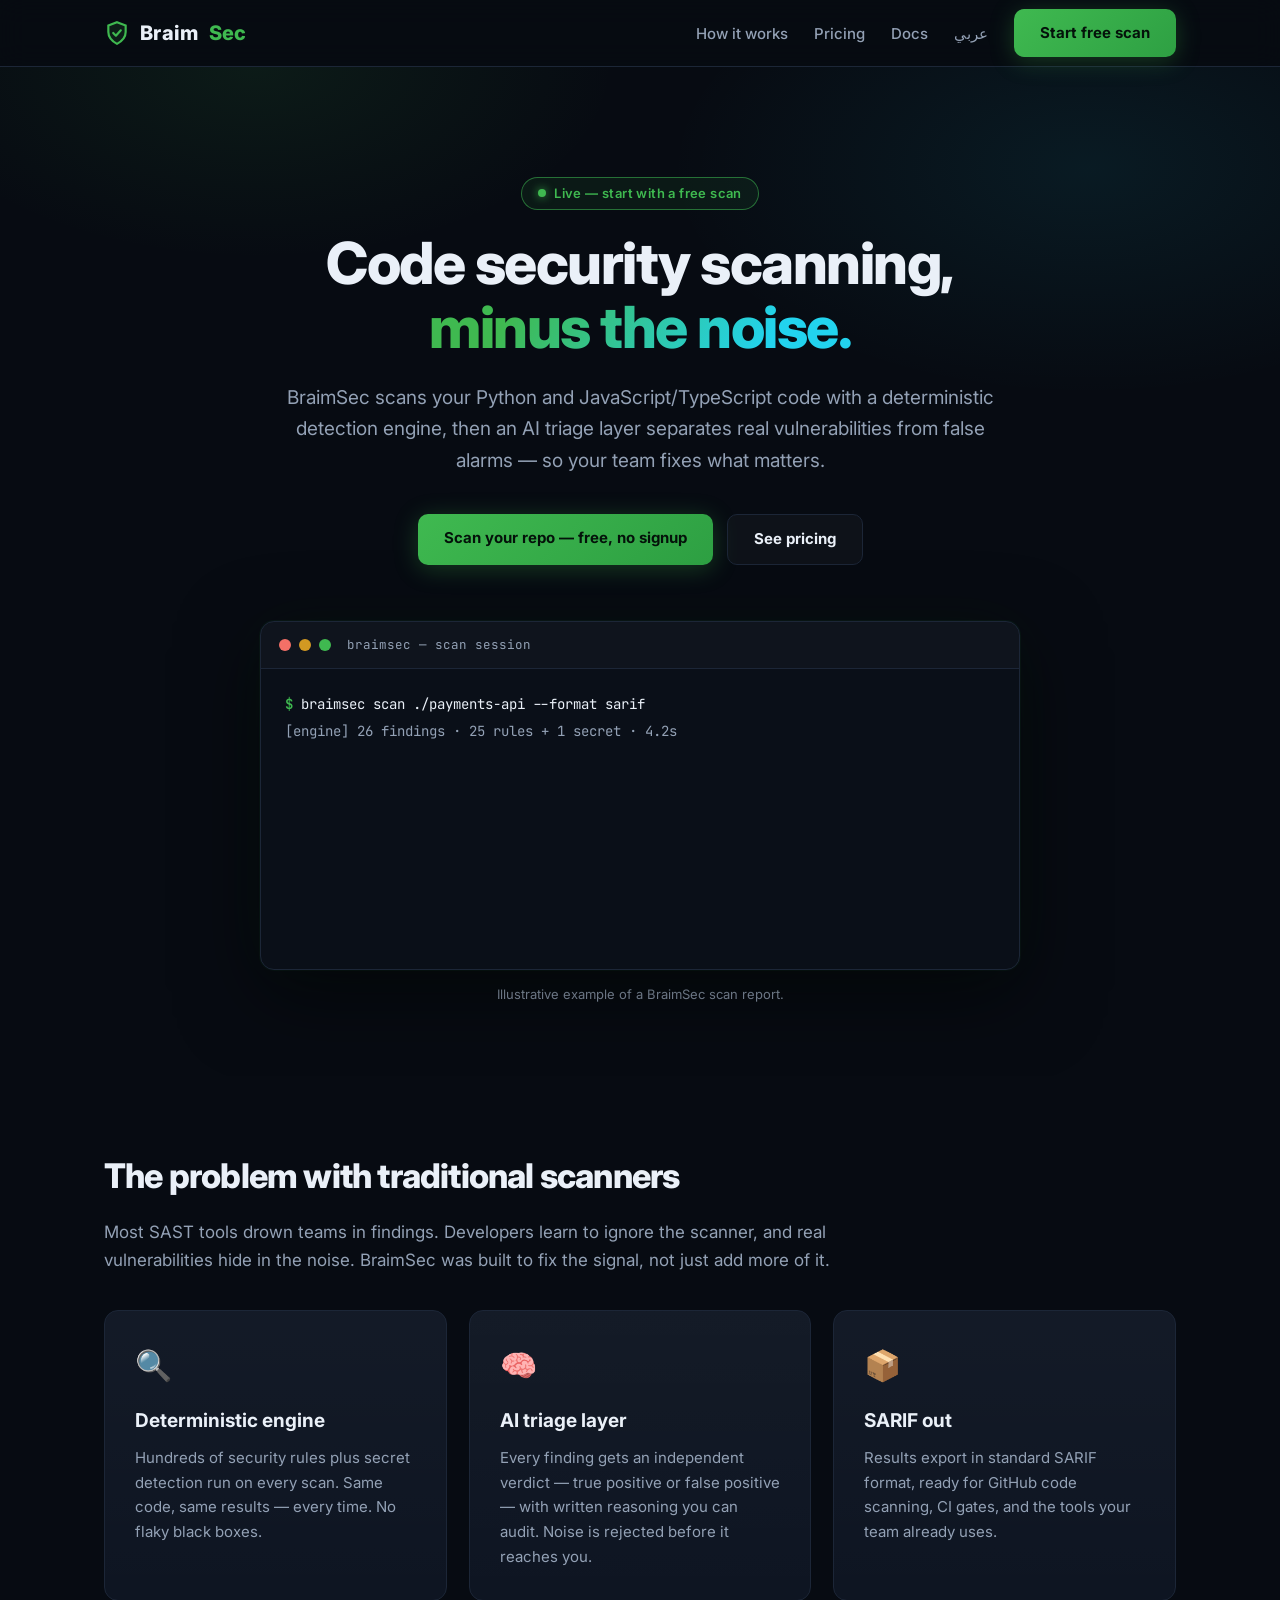
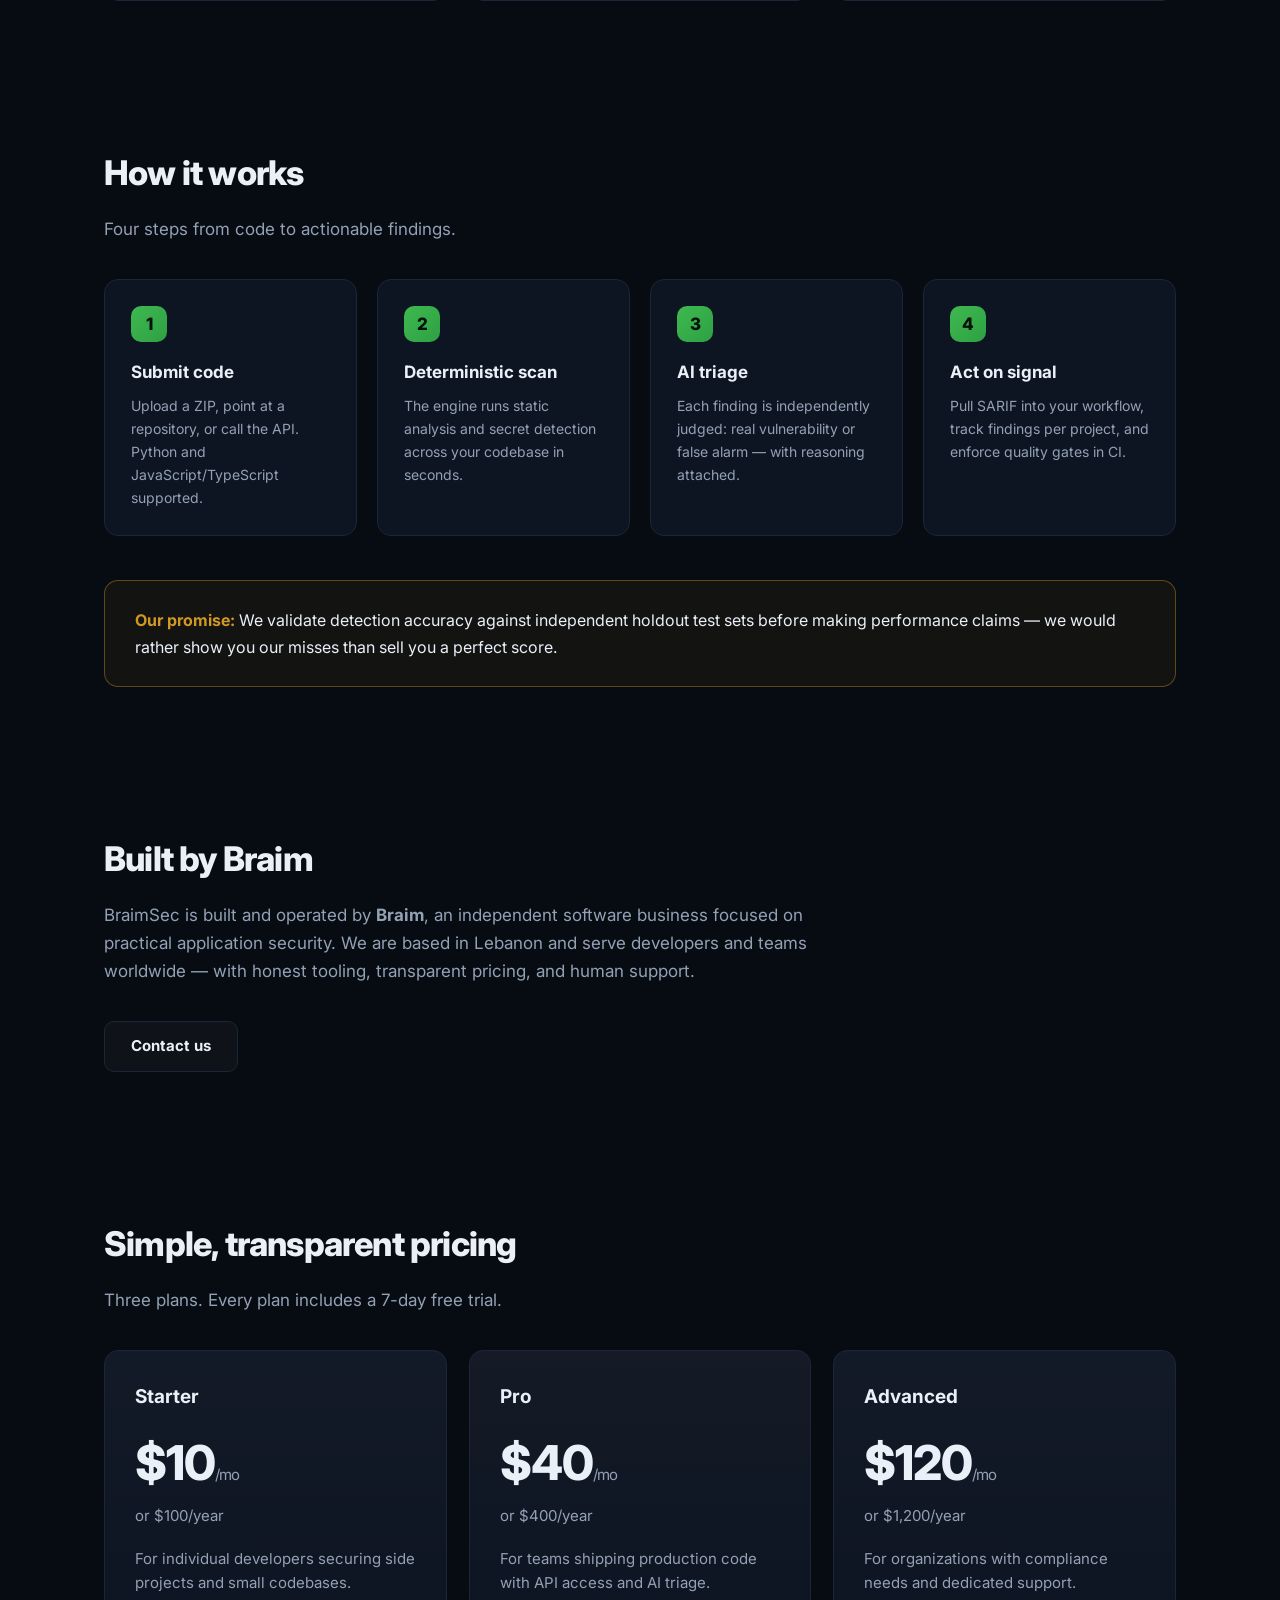
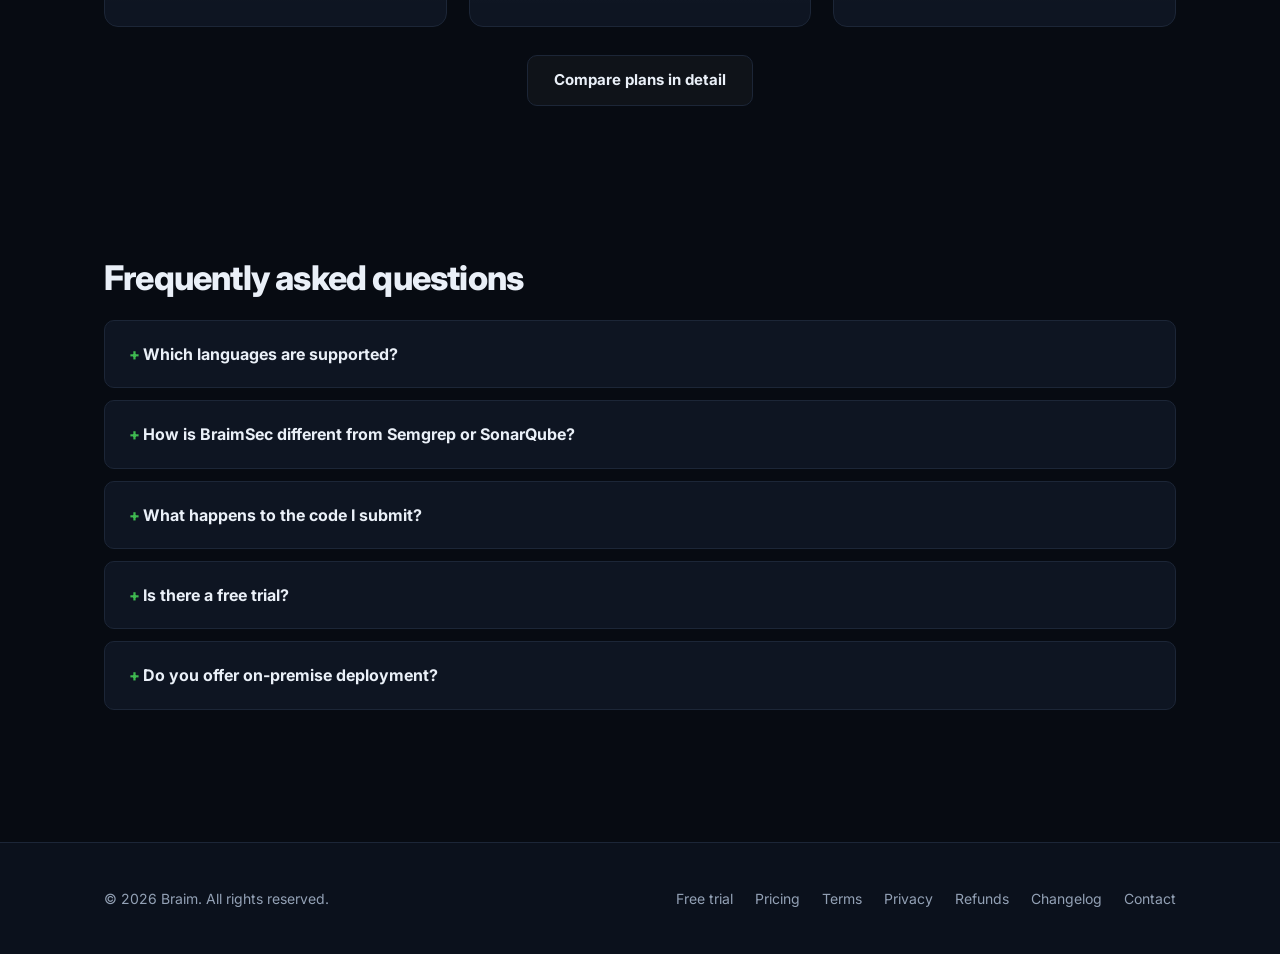
<file: index.html>
<!DOCTYPE html>
<html lang="en">
<head>
<meta charset="UTF-8">
<meta name="viewport" content="width=device-width, initial-scale=1.0">
<meta name="theme-color" content="#070b12">
<title>BraimSec — Code security scanning, minus the noise</title>
<meta name="description" content="BraimSec scans Python and JavaScript/TypeScript code with a deterministic engine, then an AI triage layer separates real vulnerabilities from false alarms.">
<meta property="og:title" content="BraimSec — Code security scanning, minus the noise.">
<meta property="og:description" content="BraimSec scans Python and JavaScript/TypeScript code with a deterministic engine, then an AI triage layer separates real vulnerabilities from false alarms.">
<meta property="og:type" content="website">
<meta property="og:url" content="https://braimsec.world/">
<meta name="twitter:card" content="summary">

<link rel="stylesheet" href="assets/style.css">
<link rel="icon" type="image/svg+xml" href="assets/favicon.svg">
<!-- Userpilot onboarding v2 (deferred: never blocks page rendering) -->
<script>
window.userpilotSettings = { token: "NX-5ad48127" };
window.addEventListener("load", function() {
  var s = document.createElement("script");
  s.src = "https://js.userpilot.io/sdk/latest.js";
  s.async = true;
  document.head.appendChild(s);
});
</script>
</head>
<body>
<nav>
  <div class="wrap">
    <a class="brand" href="index.html">
      <svg width="26" height="26" viewBox="0 0 24 24" fill="none" aria-hidden="true"><path d="M12 2l8 3v6c0 5-3.5 8.5-8 11-4.5-2.5-8-6-8-11V5l8-3z" stroke="#3fb950" stroke-width="2" fill="rgba(63,185,80,.12)"/><path d="M8.5 12l2.5 2.5 4.5-5" stroke="#3fb950" stroke-width="2" fill="none" stroke-linecap="round" stroke-linejoin="round"/></svg>
      Braim<span>Sec</span>
    </a>
    <ul>
      <li><a href="index.html#how">How it works</a></li>
      <li><a href="pricing.html">Pricing</a></li>
      <li><a href="docs.html">Docs</a></li>
      <li><a href="ar/index.html">عربي</a></li>
      <li><a class="btn" href="https://api.braimsec.world/trial"><span class="full">Start free scan</span><span class="short">Start free</span></a></li>
    </ul>
  </div>
</nav>

<header class="hero">
  <div class="wrap">
    <span class="badge badge-live rise">Live — start with a free scan</span>
    <h1 class="rise rise-1">Code security scanning,<br><span class="grad">minus the noise.</span></h1>
    <p class="sub rise rise-2">BraimSec scans your Python and JavaScript/TypeScript code with a deterministic detection engine, then an AI triage layer separates real vulnerabilities from false alarms — so your team fixes what matters.</p>
    <div class="cta rise rise-3">
      <a class="btn" href="https://api.braimsec.world/trial">Scan your repo — free, no signup</a>
      <a class="btn btn-ghost" href="pricing.html">See pricing</a>
    </div>

    <div class="terminal rise rise-3">
      <div class="term-bar"><i></i><i></i><i></i><span>braimsec — scan session</span></div>
      <div class="term-body" id="term"></div>
    </div>
    <p class="term-note">Illustrative example of a BraimSec scan report.</p>
  </div>
</header>

<section class="block">
  <div class="wrap">
    <h2>The problem with traditional scanners</h2>
    <p class="lead">Most SAST tools drown teams in findings. Developers learn to ignore the scanner, and real vulnerabilities hide in the noise. BraimSec was built to fix the signal, not just add more of it.</p>
    <div class="grid3">
      <div class="card">
        <span class="icon">🔍</span>
        <h3>Deterministic engine</h3>
        <p>Hundreds of security rules plus secret detection run on every scan. Same code, same results — every time. No flaky black boxes.</p>
      </div>
      <div class="card">
        <span class="icon">🧠</span>
        <h3>AI triage layer</h3>
        <p>Every finding gets an independent verdict — true positive or false positive — with written reasoning you can audit. Noise is rejected before it reaches you.</p>
      </div>
      <div class="card">
        <span class="icon">📦</span>
        <h3>SARIF out</h3>
        <p>Results export in standard SARIF format, ready for GitHub code scanning, CI gates, and the tools your team already uses.</p>
      </div>
    </div>
  </div>
</section>

<section class="block" id="how">
  <div class="wrap">
    <h2>How it works</h2>
    <p class="lead">Four steps from code to actionable findings.</p>
    <div class="steps">
      <div class="step">
        <h3>Submit code</h3>
        <p>Upload a ZIP, point at a repository, or call the API. Python and JavaScript/TypeScript supported.</p>
      </div>
      <div class="step">
        <h3>Deterministic scan</h3>
        <p>The engine runs static analysis and secret detection across your codebase in seconds.</p>
      </div>
      <div class="step">
        <h3>AI triage</h3>
        <p>Each finding is independently judged: real vulnerability or false alarm — with reasoning attached.</p>
      </div>
      <div class="step">
        <h3>Act on signal</h3>
        <p>Pull SARIF into your workflow, track findings per project, and enforce quality gates in CI.</p>
      </div>
    </div>
    <div class="honest">
      <strong>Our promise:</strong> We validate detection accuracy against independent holdout test sets before making performance claims — we would rather show you our misses than sell you a perfect score.
    </div>
  </div>
</section>

<section class="block">
  <div class="wrap">
    <h2>Built by Braim</h2>
    <p class="lead">BraimSec is built and operated by <strong>Braim</strong>, an independent software business focused on practical application security. We are based in Lebanon and serve developers and teams worldwide — with honest tooling, transparent pricing, and human support.</p>
    <p><a class="btn btn-ghost" href="mailto:support@braimsec.world">Contact us</a></p>
  </div>
</section>

<section class="block">
  <div class="wrap">
    <h2>Simple, transparent pricing</h2>
    <p class="lead">Three plans. Every plan includes a 7-day free trial.</p>
    <div class="grid3">
      <div class="card">
        <h3>Starter</h3>
        <div class="price">$10<small>/mo</small></div>
        <p class="per">or $100/year</p>
        <p>For individual developers securing side projects and small codebases.</p>
      </div>
      <div class="card">
        <h3>Pro</h3>
        <div class="price">$40<small>/mo</small></div>
        <p class="per">or $400/year</p>
        <p>For teams shipping production code with API access and AI triage.</p>
      </div>
      <div class="card">
        <h3>Advanced</h3>
        <div class="price">$120<small>/mo</small></div>
        <p class="per">or $1,200/year</p>
        <p>For organizations with compliance needs and dedicated support.</p>
      </div>
    </div>
    <p style="text-align:center; margin-top:28px;"><a class="btn btn-ghost" href="pricing.html">Compare plans in detail</a></p>
  </div>
</section>

<section class="block">
  <div class="wrap">
    <h2>Frequently asked questions</h2>
    <div class="faq">
      <details>
        <summary>Which languages are supported?</summary>
        <p>Python and JavaScript/TypeScript today. More languages are on the roadmap as we validate each one properly.</p>
      </details>
      <details>
        <summary>How is BraimSec different from Semgrep or SonarQube?</summary>
        <p>We build on proven detection engines and add an AI triage layer whose only job is killing false positives — with a written verdict per finding. The goal is fewer, better findings, not more findings.</p>
      </details>
      <details>
        <summary>What happens to the code I submit?</summary>
        <p>Your code is processed solely to run your scans. We do not use customer code to train machine learning models. See our <a href="privacy.html">Privacy Policy</a>.</p>
      </details>
      <details>
        <summary>Is there a free trial?</summary>
        <p>Yes — every plan includes a 7-day free trial. See <a href="pricing.html">pricing</a> and our <a href="refunds.html">Refund Policy</a>.</p>
      </details>
      <details>
        <summary>Do you offer on-premise deployment?</summary>
        <p>On-premise is on the roadmap for enterprise customers. <a href="mailto:support@braimsec.world?subject=On-premise%20inquiry">Talk to us</a> if you need it.</p>
      </details>
    </div>
  </div>
</section>

<footer>
  <div class="wrap">
    <p>© 2026 Braim. All rights reserved.</p>
    <div class="links">
      <a href="https://api.braimsec.world/trial">Free trial</a>
      <a href="pricing.html">Pricing</a>
      <a href="terms.html">Terms</a>
      <a href="privacy.html">Privacy</a>
      <a href="refunds.html">Refunds</a>
      <a href="changelog.html">Changelog</a>
      <a href="mailto:support@braimsec.world">Contact</a>
    </div>
  </div>
</footer>

<script>
(function () {
  var lines = [
    { t: 'braimsec scan ./payments-api --format sarif', c: 't-cmd', type: true },
    { t: '[engine]  26 findings · 25 rules + 1 secret · 4.2s', c: 't-dim' },
    { t: '[triage]  judging each finding independently…', c: 't-dim' },
    { t: '  ✓  pickle.loads() on user input .......... ', c: 't-ok', v: ['TRUE POSITIVE  0.99', 't-verdict-tp'] },
    { t: '  ✓  shell command built from URL param .... ', c: 't-ok', v: ['TRUE POSITIVE  0.96', 't-verdict-tp'] },
    { t: '  ✗  demo exploit script (no real sink) ..... ', c: 't-no', v: ['false positive', 't-verdict-fp'] },
    { t: '  ✗  missing SRI on static CDN script ...... ', c: 't-no', v: ['false positive', 't-verdict-fp'] },
    { t: '[triage]  2 real vulnerabilities · 24 rejected noise', c: 't-hi' },
    { t: '[done]    report.sarif written — ready for CI', c: 't-dim' }
  ];
  var el = document.getElementById('term');
  var li = 0;
  function nextLine() {
    if (li >= lines.length) {
      var cur = document.createElement('div');
      cur.innerHTML = '<span class="t-cmd"></span><span class="cursor"></span>';
      el.appendChild(cur);
      return;
    }
    var L = lines[li++];
    var div = document.createElement('div');
    el.appendChild(div);
    if (L.type) {
      var i = 0, span = document.createElement('span');
      span.className = L.c; div.appendChild(span);
      (function tick() {
        span.textContent = L.t.slice(0, ++i);
        if (i < L.t.length) setTimeout(tick, 28);
        else setTimeout(nextLine, 220);
      })();
    } else {
      var s = document.createElement('span');
      s.className = L.c; s.textContent = L.t; div.appendChild(s);
      if (L.v) {
        var vs = document.createElement('span');
        vs.className = L.v[1]; vs.textContent = L.v[0]; div.appendChild(vs);
      }
      setTimeout(nextLine, L.c === 't-dim' ? 320 : 520);
    }
  }
  setTimeout(nextLine, 600);
})();
</script>
</body>
</html>
</file>
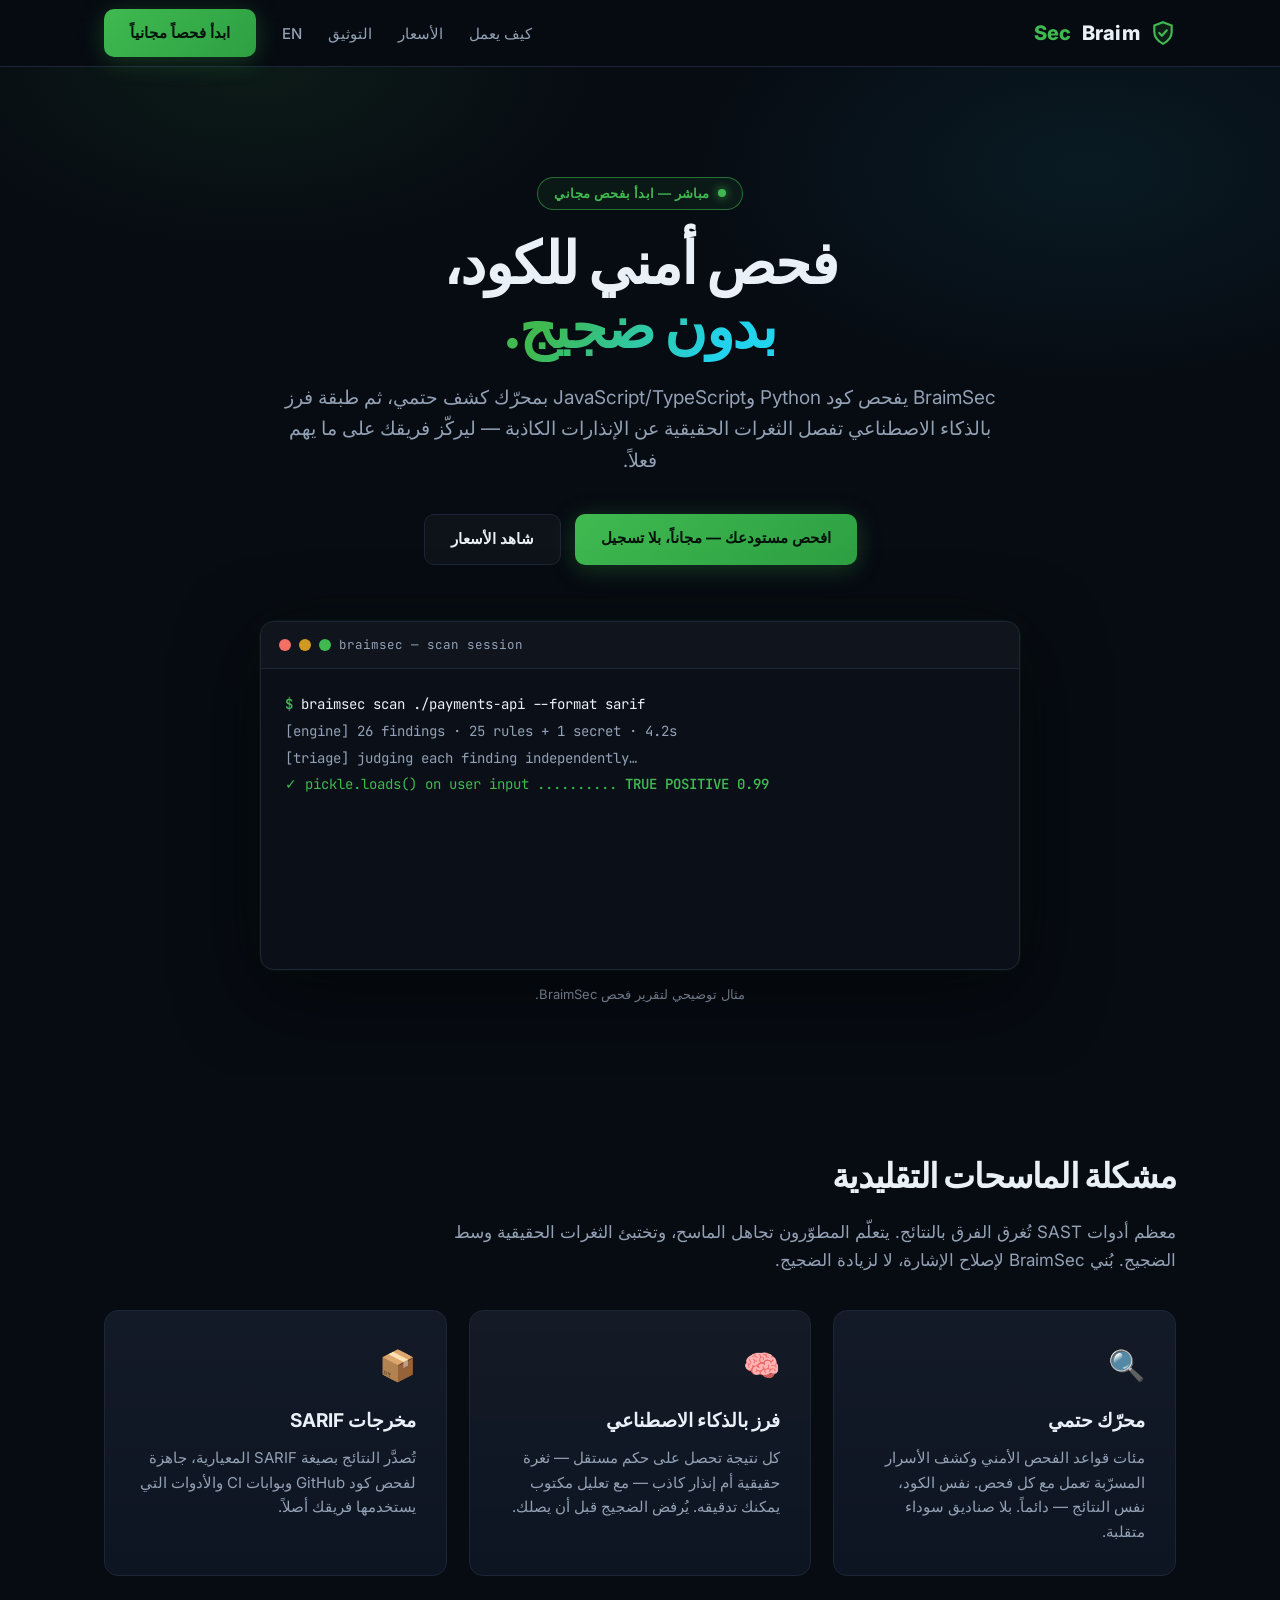
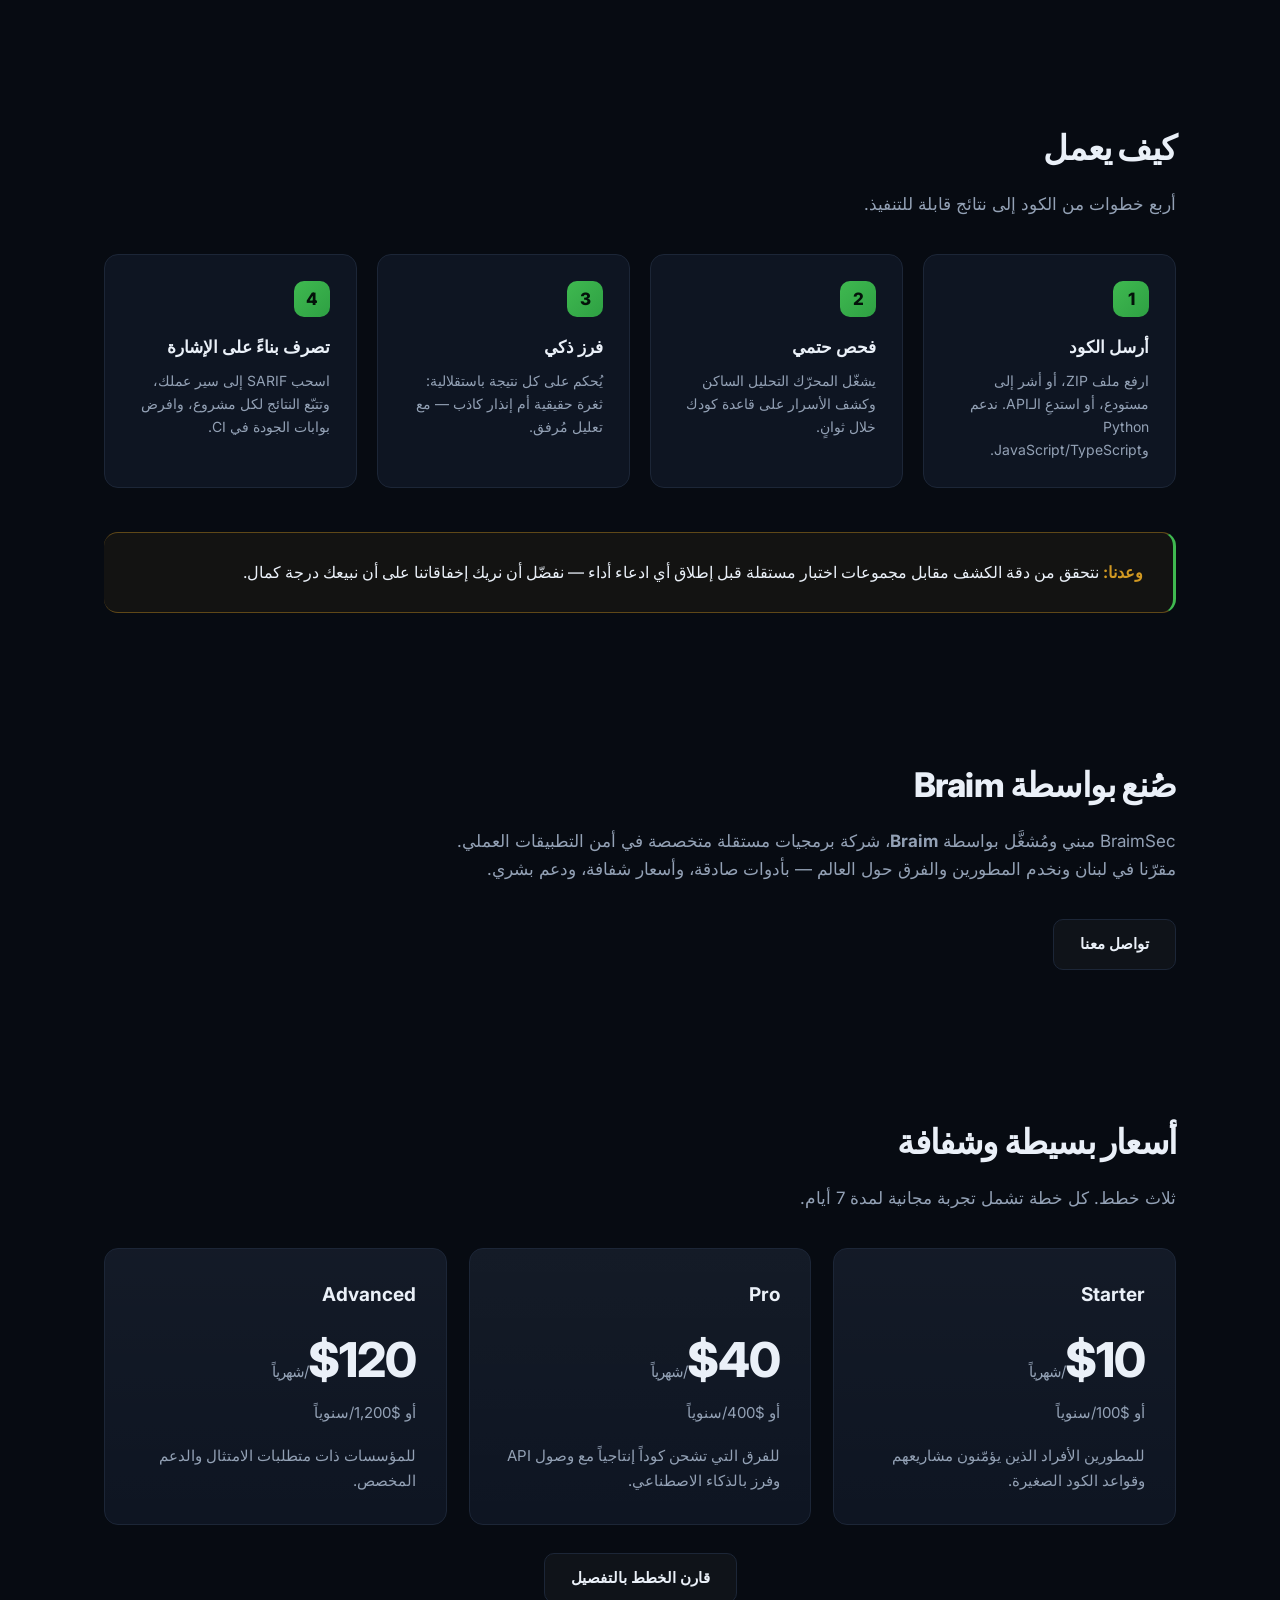
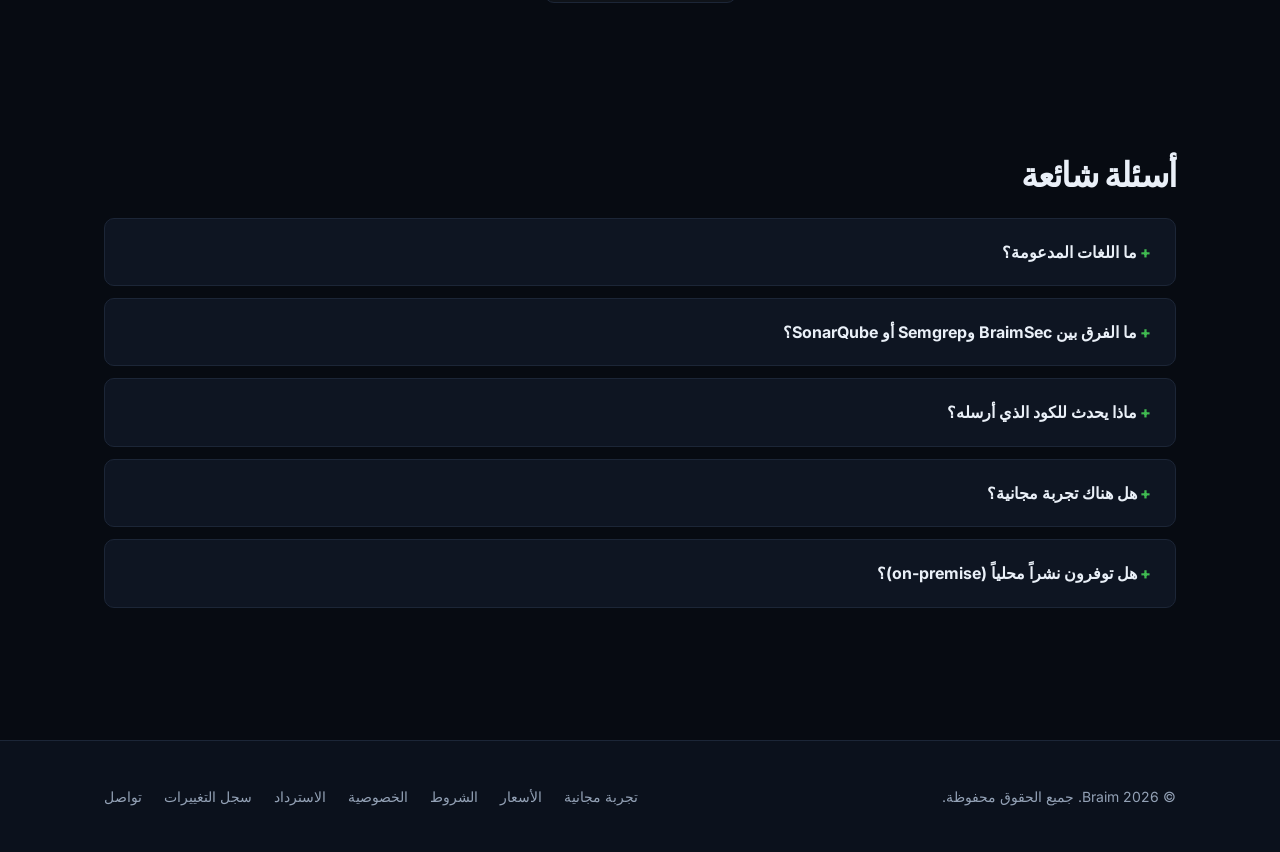
<file: ar/index.html>
<!DOCTYPE html>
<html lang="ar" dir="rtl">
<head>
<meta charset="UTF-8">
<meta name="viewport" content="width=device-width, initial-scale=1.0">
<meta name="theme-color" content="#070b12">
<title>BraimSec — فحص أمني للكود، بدون ضجيج</title>
<meta name="description" content="BraimSec يفحص كود Python وJavaScript/TypeScript بمحرّك كشف حتمي، ثم طبقة فرز بالذكاء الاصطناعي تفصل الثغرات الحقيقية عن الإنذارات الكاذبة.">
<meta property="og:title" content="BraimSec — فحص أمني للكود، بدون ضجيج.">
<meta property="og:description" content="BraimSec يفحص كود Python وJavaScript/TypeScript بمحرّك كشف حتمي، ثم طبقة فرز بالذكاء الاصطناعي تفصل الثغرات الحقيقية عن الإنذارات الكاذبة.">
<meta property="og:type" content="website">
<meta property="og:url" content="https://braimsec.world/ar/">
<meta name="twitter:card" content="summary">

<link rel="stylesheet" href="../assets/style.css">
<link rel="stylesheet" href="rtl.css">
<link rel="icon" type="image/svg+xml" href="../assets/favicon.svg">
<!-- Userpilot onboarding v2 (deferred: never blocks page rendering) -->
<script>
window.userpilotSettings = { token: "NX-5ad48127" };
window.addEventListener("load", function() {
  var s = document.createElement("script");
  s.src = "https://js.userpilot.io/sdk/latest.js";
  s.async = true;
  document.head.appendChild(s);
});
</script>
</head>
<body>
<nav>
  <div class="wrap">
    <a class="brand" href="index.html">
      <svg width="26" height="26" viewBox="0 0 24 24" fill="none" aria-hidden="true"><path d="M12 2l8 3v6c0 5-3.5 8.5-8 11-4.5-2.5-8-6-8-11V5l8-3z" stroke="#3fb950" stroke-width="2" fill="rgba(63,185,80,.12)"/><path d="M8.5 12l2.5 2.5 4.5-5" stroke="#3fb950" stroke-width="2" fill="none" stroke-linecap="round" stroke-linejoin="round"/></svg>
      Braim<span>Sec</span>
    </a>
    <ul>
      <li><a href="index.html#how">كيف يعمل</a></li>
      <li><a href="pricing.html">الأسعار</a></li>
      <li><a href="../docs.html">التوثيق</a></li>
      <li><a href="../index.html">EN</a></li>
      <li><a class="btn" href="https://api.braimsec.world/trial"><span class="full">ابدأ فحصاً مجانياً</span><span class="short">فحص مجاني</span></a></li>
    </ul>
  </div>
</nav>

<header class="hero">
  <div class="wrap">
    <span class="badge badge-live rise">مباشر — ابدأ بفحص مجاني</span>
    <h1 class="rise rise-1">فحص أمني للكود،<br><span class="grad">بدون ضجيج.</span></h1>
    <p class="sub rise rise-2">BraimSec يفحص كود Python وJavaScript/TypeScript بمحرّك كشف حتمي، ثم طبقة فرز بالذكاء الاصطناعي تفصل الثغرات الحقيقية عن الإنذارات الكاذبة — ليركّز فريقك على ما يهم فعلاً.</p>
    <div class="cta rise rise-3">
      <a class="btn" href="https://api.braimsec.world/trial">افحص مستودعك — مجاناً، بلا تسجيل</a>
      <a class="btn btn-ghost" href="pricing.html">شاهد الأسعار</a>
    </div>

    <div class="terminal rise rise-3">
      <div class="term-bar"><i></i><i></i><i></i><span>braimsec — scan session</span></div>
      <div class="term-body" id="term"></div>
    </div>
    <p class="term-note">مثال توضيحي لتقرير فحص BraimSec.</p>
  </div>
</header>

<section class="block">
  <div class="wrap">
    <h2>مشكلة الماسحات التقليدية</h2>
    <p class="lead">معظم أدوات SAST تُغرق الفرق بالنتائج. يتعلّم المطوّرون تجاهل الماسح، وتختبئ الثغرات الحقيقية وسط الضجيج. بُني BraimSec لإصلاح الإشارة، لا لزيادة الضجيج.</p>
    <div class="grid3">
      <div class="card">
        <span class="icon">🔍</span>
        <h3>محرّك حتمي</h3>
        <p>مئات قواعد الفحص الأمني وكشف الأسرار المسرّبة تعمل مع كل فحص. نفس الكود، نفس النتائج — دائماً. بلا صناديق سوداء متقلبة.</p>
      </div>
      <div class="card">
        <span class="icon">🧠</span>
        <h3>فرز بالذكاء الاصطناعي</h3>
        <p>كل نتيجة تحصل على حكم مستقل — ثغرة حقيقية أم إنذار كاذب — مع تعليل مكتوب يمكنك تدقيقه. يُرفض الضجيج قبل أن يصلك.</p>
      </div>
      <div class="card">
        <span class="icon">📦</span>
        <h3>مخرجات SARIF</h3>
        <p>تُصدَّر النتائج بصيغة SARIF المعيارية، جاهزة لفحص كود GitHub وبوابات CI والأدوات التي يستخدمها فريقك أصلاً.</p>
      </div>
    </div>
  </div>
</section>

<section class="block" id="how">
  <div class="wrap">
    <h2>كيف يعمل</h2>
    <p class="lead">أربع خطوات من الكود إلى نتائج قابلة للتنفيذ.</p>
    <div class="steps">
      <div class="step">
        <h3>أرسل الكود</h3>
        <p>ارفع ملف ZIP، أو أشر إلى مستودع، أو استدعِ الـAPI. ندعم Python وJavaScript/TypeScript.</p>
      </div>
      <div class="step">
        <h3>فحص حتمي</h3>
        <p>يشغّل المحرّك التحليل الساكن وكشف الأسرار على قاعدة كودك خلال ثوانٍ.</p>
      </div>
      <div class="step">
        <h3>فرز ذكي</h3>
        <p>يُحكم على كل نتيجة باستقلالية: ثغرة حقيقية أم إنذار كاذب — مع تعليل مُرفق.</p>
      </div>
      <div class="step">
        <h3>تصرف بناءً على الإشارة</h3>
        <p>اسحب SARIF إلى سير عملك، وتتبّع النتائج لكل مشروع، وافرض بوابات الجودة في CI.</p>
      </div>
    </div>
    <div class="honest">
      <strong>وعدنا:</strong> نتحقق من دقة الكشف مقابل مجموعات اختبار مستقلة قبل إطلاق أي ادعاء أداء — نفضّل أن نريك إخفاقاتنا على أن نبيعك درجة كمال.
    </div>
  </div>
</section>

<section class="block">
  <div class="wrap">
    <h2>صُنع بواسطة Braim</h2>
    <p class="lead">BraimSec مبني ومُشغَّل بواسطة <strong>Braim</strong>، شركة برمجيات مستقلة متخصصة في أمن التطبيقات العملي. مقرّنا في لبنان ونخدم المطورين والفرق حول العالم — بأدوات صادقة، وأسعار شفافة، ودعم بشري.</p>
    <p><a class="btn btn-ghost" href="mailto:support@braimsec.world">تواصل معنا</a></p>
  </div>
</section>

<section class="block">
  <div class="wrap">
    <h2>أسعار بسيطة وشفافة</h2>
    <p class="lead">ثلاث خطط. كل خطة تشمل تجربة مجانية لمدة 7 أيام.</p>
    <div class="grid3">
      <div class="card">
        <h3>Starter</h3>
        <div class="price">$10<small>/شهرياً</small></div>
        <p class="per">أو $100/سنوياً</p>
        <p>للمطورين الأفراد الذين يؤمّنون مشاريعهم وقواعد الكود الصغيرة.</p>
      </div>
      <div class="card">
        <h3>Pro</h3>
        <div class="price">$40<small>/شهرياً</small></div>
        <p class="per">أو $400/سنوياً</p>
        <p>للفرق التي تشحن كوداً إنتاجياً مع وصول API وفرز بالذكاء الاصطناعي.</p>
      </div>
      <div class="card">
        <h3>Advanced</h3>
        <div class="price">$120<small>/شهرياً</small></div>
        <p class="per">أو $1,200/سنوياً</p>
        <p>للمؤسسات ذات متطلبات الامتثال والدعم المخصص.</p>
      </div>
    </div>
    <p style="text-align:center; margin-top:28px;"><a class="btn btn-ghost" href="pricing.html">قارن الخطط بالتفصيل</a></p>
  </div>
</section>

<section class="block">
  <div class="wrap">
    <h2>أسئلة شائعة</h2>
    <div class="faq">
      <details>
        <summary>ما اللغات المدعومة؟</summary>
        <p>Python وJavaScript/TypeScript حالياً. المزيد من اللغات على خارطة الطريق كلما تحققنا من كل لغة كما يجب.</p>
      </details>
      <details>
        <summary>ما الفرق بين BraimSec وSemgrep أو SonarQube؟</summary>
        <p>نبني على محركات كشف مُثبتة ونضيف طبقة فرز بالذكاء الاصطناعي مهمتها الوحيدة قتل الإنذارات الكاذبة — مع حكم مكتوب لكل نتيجة. الهدف نتائج أقل وأفضل، لا نتائج أكثر.</p>
      </details>
      <details>
        <summary>ماذا يحدث للكود الذي أرسله؟</summary>
        <p>يُعالَج كودك فقط لتشغيل فحوصاتك. لا نستخدم كود العملاء لتدريب نماذج تعلم الآلة. راجع <a href="../privacy.html">سياسة الخصوصية</a>.</p>
      </details>
      <details>
        <summary>هل هناك تجربة مجانية؟</summary>
        <p>نعم — كل خطة تشمل تجربة مجانية لمدة 7 أيام. راجع <a href="pricing.html">الأسعار</a> و<a href="../refunds.html">سياسة الاسترداد</a>.</p>
      </details>
      <details>
        <summary>هل توفرون نشراً محلياً (on-premise)؟</summary>
        <p>النشر المحلي على خارطة الطريق لعملاء المؤسسات. <a href="mailto:support@braimsec.world?subject=On-premise%20inquiry">تحدث معنا</a> إذا كنت تحتاجه.</p>
      </details>
    </div>
  </div>
</section>

<footer>
  <div class="wrap">
    <p>© 2026 Braim. جميع الحقوق محفوظة.</p>
    <div class="links">
      <a href="https://api.braimsec.world/trial">تجربة مجانية</a>
      <a href="pricing.html">الأسعار</a>
      <a href="../terms.html">الشروط</a>
      <a href="../privacy.html">الخصوصية</a>
      <a href="../refunds.html">الاسترداد</a>
      <a href="../changelog.html">سجل التغييرات</a>
      <a href="mailto:support@braimsec.world">تواصل</a>
    </div>
  </div>
</footer>

<script>
(function () {
  var lines = [
    { t: 'braimsec scan ./payments-api --format sarif', c: 't-cmd', type: true },
    { t: '[engine]  26 findings · 25 rules + 1 secret · 4.2s', c: 't-dim' },
    { t: '[triage]  judging each finding independently…', c: 't-dim' },
    { t: '  ✓  pickle.loads() on user input .......... ', c: 't-ok', v: ['TRUE POSITIVE  0.99', 't-verdict-tp'] },
    { t: '  ✓  shell command built from URL param .... ', c: 't-ok', v: ['TRUE POSITIVE  0.96', 't-verdict-tp'] },
    { t: '  ✗  demo exploit script (no real sink) ..... ', c: 't-no', v: ['false positive', 't-verdict-fp'] },
    { t: '  ✗  missing SRI on static CDN script ...... ', c: 't-no', v: ['false positive', 't-verdict-fp'] },
    { t: '[triage]  2 real vulnerabilities · 24 rejected noise', c: 't-hi' },
    { t: '[done]    report.sarif written — ready for CI', c: 't-dim' }
  ];
  var el = document.getElementById('term');
  var li = 0;
  function nextLine() {
    if (li >= lines.length) {
      var cur = document.createElement('div');
      cur.innerHTML = '<span class="t-cmd"></span><span class="cursor"></span>';
      el.appendChild(cur);
      return;
    }
    var L = lines[li++];
    var div = document.createElement('div');
    el.appendChild(div);
    if (L.type) {
      var i = 0, span = document.createElement('span');
      span.className = L.c; div.appendChild(span);
      (function tick() {
        span.textContent = L.t.slice(0, ++i);
        if (i < L.t.length) setTimeout(tick, 28);
        else setTimeout(nextLine, 220);
      })();
    } else {
      var s = document.createElement('span');
      s.className = L.c; s.textContent = L.t; div.appendChild(s);
      if (L.v) {
        var vs = document.createElement('span');
        vs.className = L.v[1]; vs.textContent = L.v[0]; div.appendChild(vs);
      }
      setTimeout(nextLine, L.c === 't-dim' ? 320 : 520);
    }
  }
  setTimeout(nextLine, 600);
})();
</script>
</body>
</html>
</file>
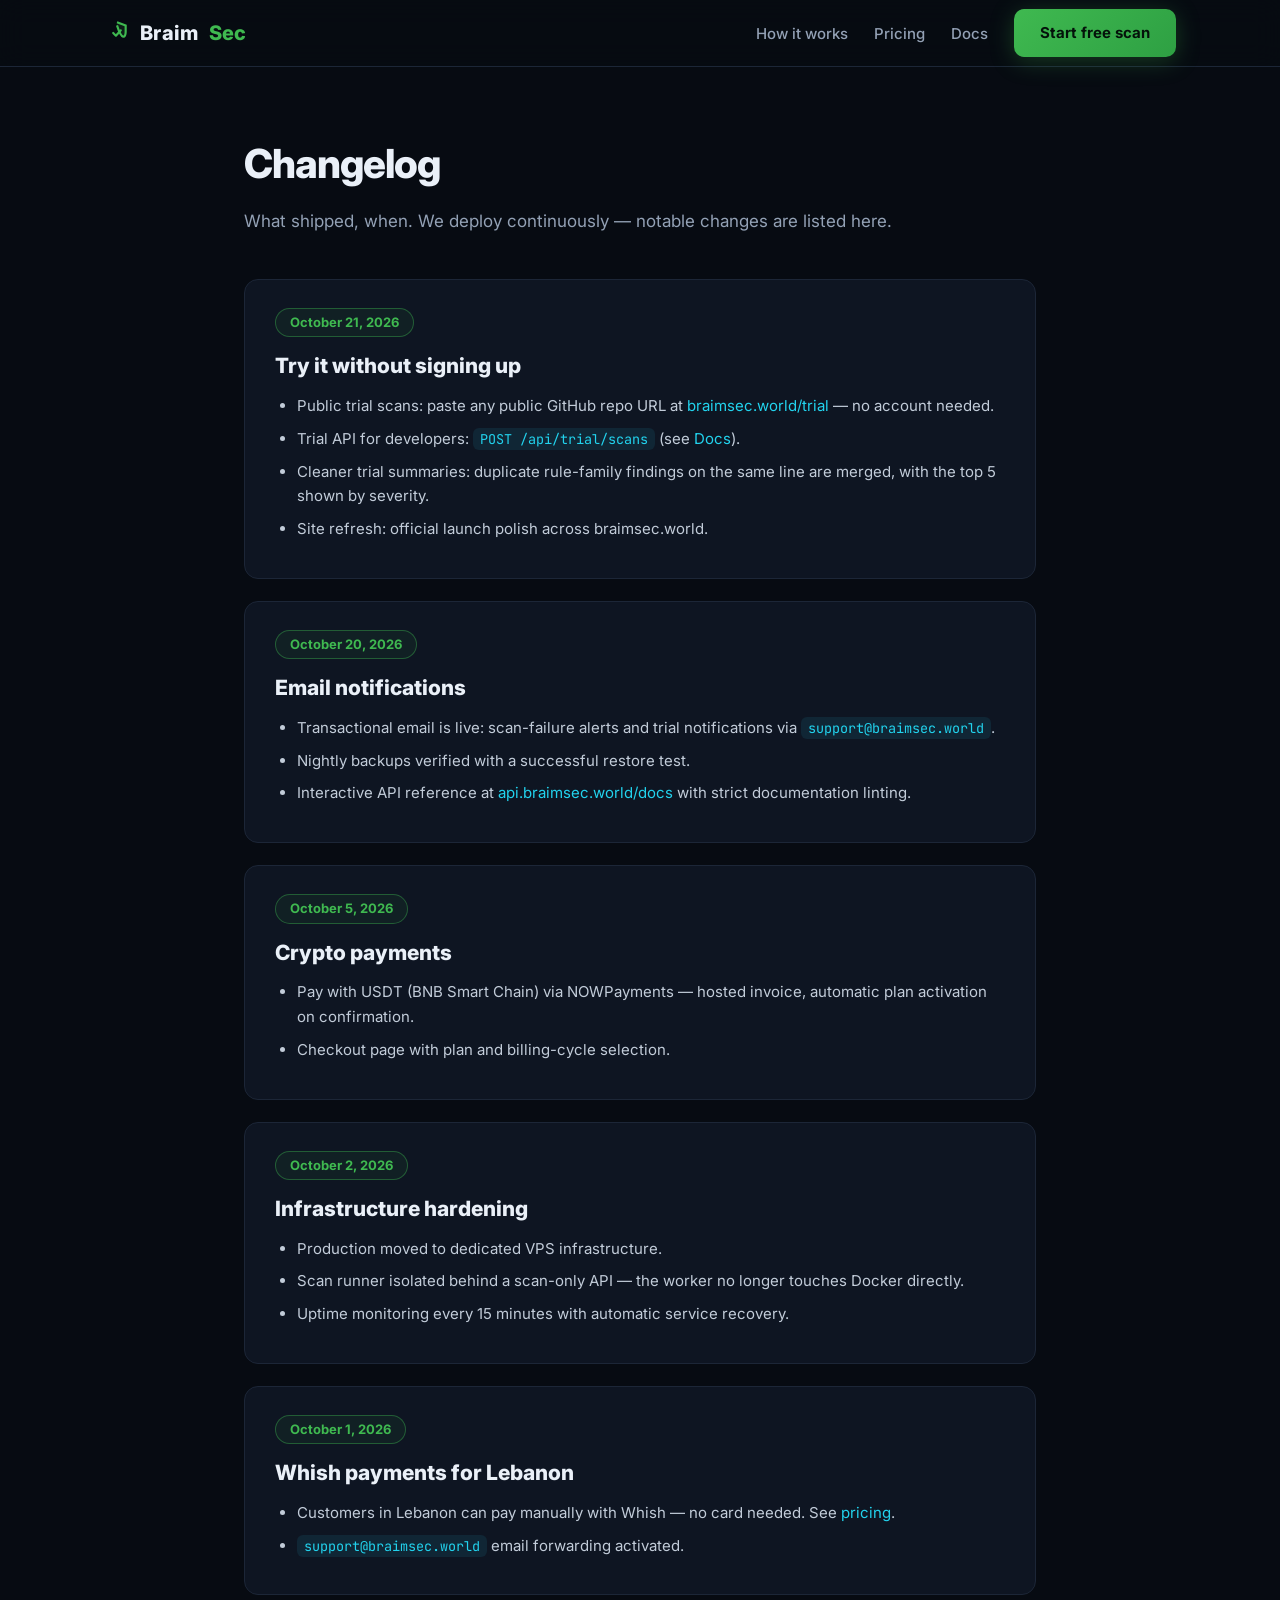
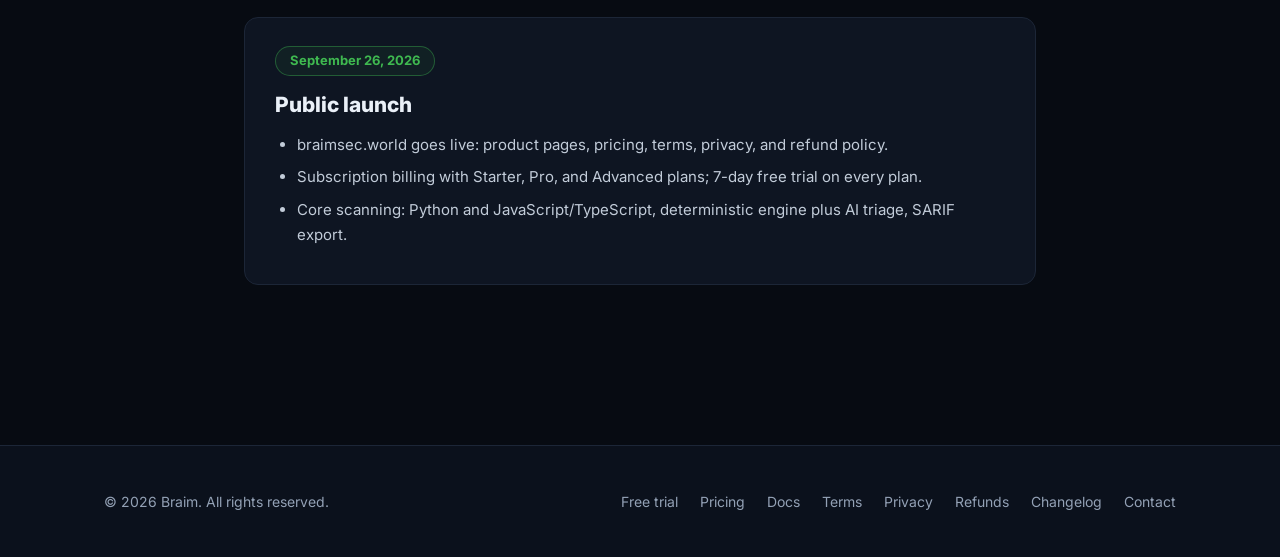
<file: changelog.html>
<!DOCTYPE html>
<html lang="en">
<head>
<meta charset="UTF-8">
<meta name="viewport" content="width=device-width, initial-scale=1.0">
<meta name="theme-color" content="#070b12">
<title>Changelog — BraimSec</title>
<meta name="description" content="BraimSec changelog: what shipped, when.">
<link rel="stylesheet" href="assets/style.css">
<link rel="icon" type="image/svg+xml" href="assets/favicon.svg">
<style>
.changelog { max-width: 840px; margin: 0 auto; padding: 64px 24px 90px; }
.changelog h1 { font-size: 40px; margin-bottom: 10px; letter-spacing: -1px; font-weight: 800; }
.changelog .lead { color: var(--muted); font-size: 17px; margin-bottom: 44px; }
.release { border: 1px solid var(--border); border-radius: var(--radius); background: var(--card); padding: 28px 30px; margin-bottom: 22px; }
.release .date { display: inline-block; font-size: 13px; font-weight: 700; color: var(--accent); border: 1px solid rgba(63,185,80,.4); border-radius: 999px; padding: 3px 14px; margin-bottom: 12px; background: rgba(63,185,80,.07); }
.release h2 { font-size: 21px; margin-bottom: 10px; font-weight: 800; }
.release p, .release li { color: #c2ccd9; font-size: 15px; margin-bottom: 8px; }
.release ul { padding-left: 22px; }
.release code { background: rgba(34,211,238,.09); color: var(--cyan); padding: 2px 7px; border-radius: 6px; font-size: 13.5px; font-family: 'JetBrains Mono', ui-monospace, monospace; }
</style>
</head>
<body>
<nav>
  <div class="wrap">
    <a class="brand" href="index.html">
      <svg width="26" height="26" viewBox="0 0 24 24" fill="none" aria-hidden="true"><path d="M12 2l8 3v6c0 5-3.5 8.5-8-6-8-11V5l8-3z" stroke="#3fb950" stroke-width="2" fill="rgba(63,185,80,.12)"/><path d="M8.5 12l2.5 2.5 4.5-5" stroke="#3fb950" stroke-width="2" fill="none" stroke-linecap="round" stroke-linejoin="round"/></svg>
      Braim<span>Sec</span>
    </a>
    <ul>
      <li><a href="index.html#how">How it works</a></li>
      <li><a href="pricing.html">Pricing</a></li>
      <li><a href="docs.html">Docs</a></li>
      <li><a class="btn" href="https://api.braimsec.world/trial"><span class="full">Start free scan</span><span class="short">Start free</span></a></li>
    </ul>
  </div>
</nav>

<div class="changelog">
  <h1>Changelog</h1>
  <p class="lead">What shipped, when. We deploy continuously — notable changes are listed here.</p>

  <div class="release">
    <span class="date">October 21, 2026</span>
    <h2>Try it without signing up</h2>
    <ul>
      <li>Public trial scans: paste any public GitHub repo URL at <a href="https://api.braimsec.world/trial">braimsec.world/trial</a> — no account needed.</li>
      <li>Trial API for developers: <code>POST /api/trial/scans</code> (see <a href="docs.html">Docs</a>).</li>
      <li>Cleaner trial summaries: duplicate rule-family findings on the same line are merged, with the top 5 shown by severity.</li>
      <li>Site refresh: official launch polish across braimsec.world.</li>
    </ul>
  </div>

  <div class="release">
    <span class="date">October 20, 2026</span>
    <h2>Email notifications</h2>
    <ul>
      <li>Transactional email is live: scan-failure alerts and trial notifications via <code>support@braimsec.world</code>.</li>
      <li>Nightly backups verified with a successful restore test.</li>
      <li>Interactive API reference at <a href="https://api.braimsec.world/docs">api.braimsec.world/docs</a> with strict documentation linting.</li>
    </ul>
  </div>

  <div class="release">
    <span class="date">October 5, 2026</span>
    <h2>Crypto payments</h2>
    <ul>
      <li>Pay with USDT (BNB Smart Chain) via NOWPayments — hosted invoice, automatic plan activation on confirmation.</li>
      <li>Checkout page with plan and billing-cycle selection.</li>
    </ul>
  </div>

  <div class="release">
    <span class="date">October 2, 2026</span>
    <h2>Infrastructure hardening</h2>
    <ul>
      <li>Production moved to dedicated VPS infrastructure.</li>
      <li>Scan runner isolated behind a scan-only API — the worker no longer touches Docker directly.</li>
      <li>Uptime monitoring every 15 minutes with automatic service recovery.</li>
    </ul>
  </div>

  <div class="release">
    <span class="date">October 1, 2026</span>
    <h2>Whish payments for Lebanon</h2>
    <ul>
      <li>Customers in Lebanon can pay manually with Whish — no card needed. See <a href="pricing.html#whish">pricing</a>.</li>
      <li><code>support@braimsec.world</code> email forwarding activated.</li>
    </ul>
  </div>

  <div class="release">
    <span class="date">September 26, 2026</span>
    <h2>Public launch</h2>
    <ul>
      <li>braimsec.world goes live: product pages, pricing, terms, privacy, and refund policy.</li>
      <li>Subscription billing with Starter, Pro, and Advanced plans; 7-day free trial on every plan.</li>
      <li>Core scanning: Python and JavaScript/TypeScript, deterministic engine plus AI triage, SARIF export.</li>
    </ul>
  </div>
</div>

<footer>
  <div class="wrap">
    <p>© 2026 Braim. All rights reserved.</p>
    <div class="links">
      <a href="https://api.braimsec.world/trial">Free trial</a>
      <a href="pricing.html">Pricing</a>
      <a href="docs.html">Docs</a>
      <a href="terms.html">Terms</a>
      <a href="privacy.html">Privacy</a>
      <a href="refunds.html">Refunds</a>
      <a href="changelog.html">Changelog</a>
      <a href="mailto:support@braimsec.world">Contact</a>
    </div>
  </div>
</footer>
</body>
</html>
</file>
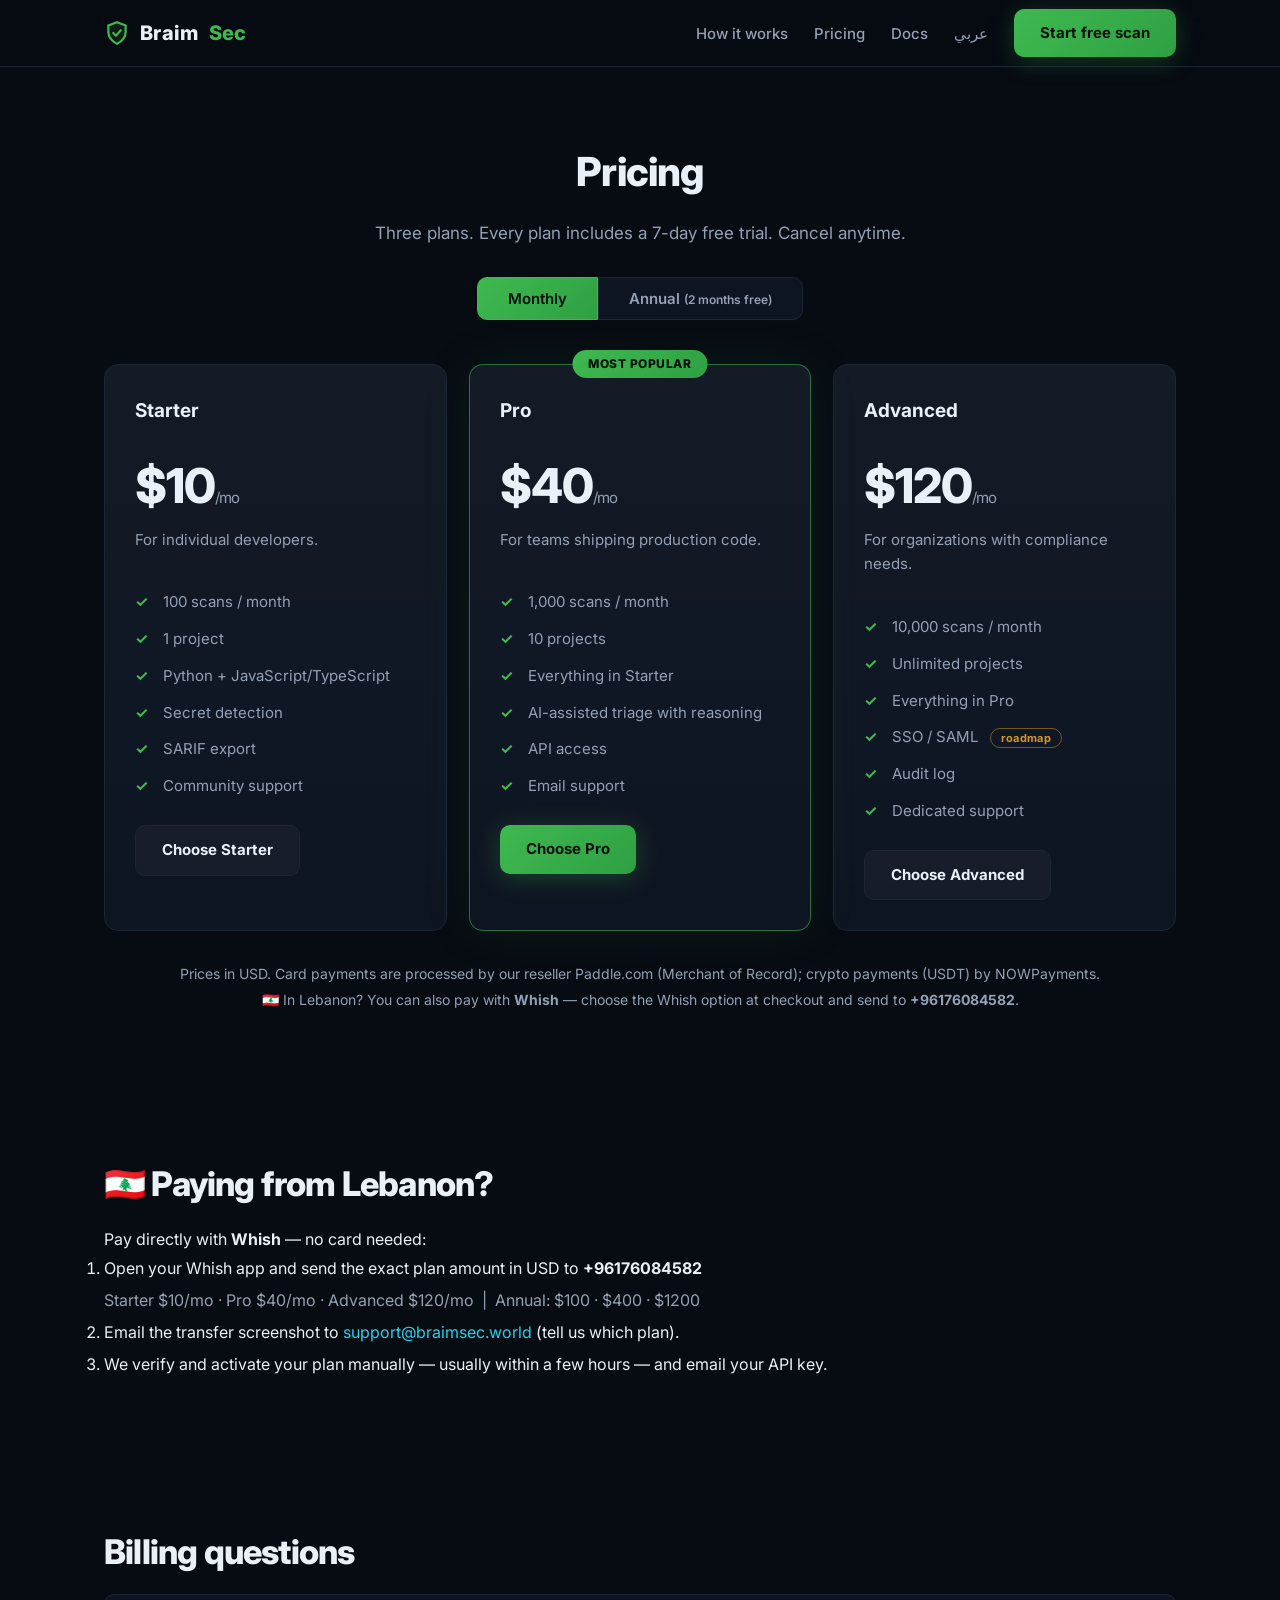
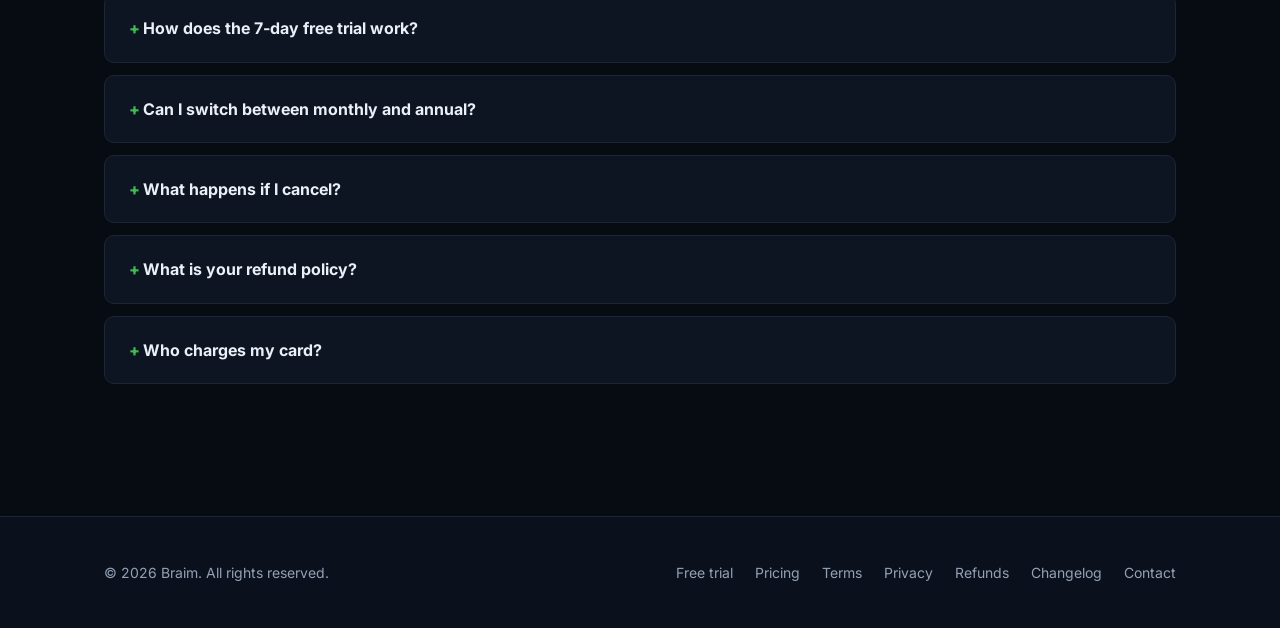
<file: pricing.html>
<!DOCTYPE html>
<html lang="en">
<head>
<meta charset="UTF-8">
<meta name="viewport" content="width=device-width, initial-scale=1.0">
<meta name="theme-color" content="#070b12">
<title>Pricing — BraimSec</title>
<meta name="description" content="BraimSec pricing: Starter $10/mo, Pro $40/mo, Advanced $120/mo. Annual billing available. 7-day free trial on every plan.">
<link rel="stylesheet" href="assets/style.css">
<link rel="icon" type="image/svg+xml" href="assets/favicon.svg">
<!-- Userpilot onboarding (deferred: never blocks page rendering) -->
<script>
window.userpilotSettings = { token: "NX-5ad48127" };
window.addEventListener("load", function() {
  var s = document.createElement("script");
  s.src = "https://js.userpilot.io/sdk/latest.js";
  s.async = true;
  document.head.appendChild(s);
});
</script>
</head>
<body>
<nav>
  <div class="wrap">
    <a class="brand" href="index.html">
      <svg width="26" height="26" viewBox="0 0 24 24" fill="none" aria-hidden="true"><path d="M12 2l8 3v6c0 5-3.5 8.5-8 11-4.5-2.5-8-6-8-11V5l8-3z" stroke="#3fb950" stroke-width="2" fill="rgba(63,185,80,.12)"/><path d="M8.5 12l2.5 2.5 4.5-5" stroke="#3fb950" stroke-width="2" fill="none" stroke-linecap="round" stroke-linejoin="round"/></svg>
      Braim<span>Sec</span>
    </a>
    <ul>
      <li><a href="index.html#how">How it works</a></li>
      <li><a href="pricing.html">Pricing</a></li>
      <li><a href="docs.html">Docs</a></li>
      <li><a href="ar/index.html">عربي</a></li>
      <li><a class="btn" href="https://api.braimsec.world/trial"><span class="full">Start free scan</span><span class="short">Start free</span></a></li>
    </ul>
  </div>
</nav>

<section class="block">
  <div class="wrap">
    <div style="text-align:center;">
      <h2 style="font-size:40px;">Pricing</h2>
      <p class="lead" style="margin:0 auto;">Three plans. Every plan includes a 7-day free trial. Cancel anytime.</p>
    </div>

    <div class="toggle">
      <button id="btn-mo" class="on" onclick="setBilling('mo')">Monthly</button>
      <button id="btn-yr" onclick="setBilling('yr')">Annual <span style="font-size:12px;">(2 months free)</span></button>
    </div>

    <div class="grid3">
      <div class="card price-card">
        <h3>Starter</h3>
        <div class="price"><span class="p-mo">$10</span><span class="p-yr" style="display:none;">$100</span><small class="per-mo">/mo</small><small class="per-yr" style="display:none;">/yr</small></div>
        <p class="per">For individual developers.</p>
        <ul>
          <li>100 scans / month</li>
          <li>1 project</li>
          <li>Python + JavaScript/TypeScript</li>
          <li>Secret detection</li>
          <li>SARIF export</li>
          <li>Community support</li>
        </ul>
        <p style="margin-top:20px;"><a class="btn btn-ghost" id="choose-starter" href="https://api.braimsec.world/checkout.html?plan=starter&cycle=monthly">Choose Starter</a></p>
      </div>

      <div class="card price-card pop">
        <span class="pop-tag">MOST POPULAR</span>
        <h3>Pro</h3>
        <div class="price"><span class="p-mo">$40</span><span class="p-yr" style="display:none;">$400</span><small class="per-mo">/mo</small><small class="per-yr" style="display:none;">/yr</small></div>
        <p class="per">For teams shipping production code.</p>
        <ul>
          <li>1,000 scans / month</li>
          <li>10 projects</li>
          <li>Everything in Starter</li>
          <li>AI-assisted triage with reasoning</li>
          <li>API access</li>
          <li>Email support</li>
        </ul>
        <p style="margin-top:20px;"><a class="btn" id="choose-pro" href="https://api.braimsec.world/checkout.html?plan=pro&cycle=monthly">Choose Pro</a></p>
      </div>

      <div class="card price-card">
        <h3>Advanced</h3>
        <div class="price"><span class="p-mo">$120</span><span class="p-yr" style="display:none;">$1,200</span><small class="per-mo">/mo</small><small class="per-yr" style="display:none;">/yr</small></div>
        <p class="per">For organizations with compliance needs.</p>
        <ul>
          <li>10,000 scans / month</li>
          <li>Unlimited projects</li>
          <li>Everything in Pro</li>
          <li>SSO / SAML <span class="soon">roadmap</span></li>
          <li>Audit log</li>
          <li>Dedicated support</li>
        </ul>
        <p style="margin-top:20px;"><a class="btn btn-ghost" id="choose-advanced" href="https://api.braimsec.world/checkout.html?plan=advanced&cycle=monthly">Choose Advanced</a></p>
      </div>
    </div>

    <p class="note">Prices in USD. Card payments are processed by our reseller Paddle.com (Merchant of Record); crypto payments (USDT) by NOWPayments.<br>🇱🇧 In Lebanon? You can also pay with <b>Whish</b> — choose the Whish option at checkout and send to <b dir="ltr">+96176084582</b>.</p>
  </div>
</section>

<section class="block" id="whish">
  <div class="wrap">
    <h2>🇱🇧 Paying from Lebanon?</h2>
    <p>Pay directly with <b>Whish</b> — no card needed:</p>
    <ol style="line-height:2">
      <li>Open your Whish app and send the exact plan amount in USD to <b dir="ltr">+96176084582</b><br>
        <span class="t-dim">Starter $10/mo · Pro $40/mo · Advanced $120/mo &nbsp;|&nbsp; Annual: $100 · $400 · $1200</span></li>
      <li>Email the transfer screenshot to <a href="mailto:support@braimsec.world">support@braimsec.world</a> (tell us which plan).</li>
      <li>We verify and activate your plan manually — usually within a few hours — and email your API key.</li>
    </ol>
  </div>
</section>

<section class="block">
  <div class="wrap">
    <h2>Billing questions</h2>
    <div class="faq">
      <details>
        <summary>How does the 7-day free trial work?</summary>
        <p>Every plan starts with a 7-day free trial. You can cancel during the trial and you won't be charged. If you don't cancel, billing starts automatically when the trial ends.</p>
      </details>
      <details>
        <summary>Can I switch between monthly and annual?</summary>
        <p>Yes. You can change your billing interval at any time from the customer portal; the change is prorated.</p>
      </details>
      <details>
        <summary>What happens if I cancel?</summary>
        <p>You keep access until the end of your current billing period. Your scan history and projects are preserved, and you can resubscribe anytime.</p>
      </details>
      <details>
        <summary>What is your refund policy?</summary>
        <p>You may request a full refund within 14 days of your purchase, for any reason. Read the full <a href="refunds.html">Refund Policy</a>.</p>
      </details>
      <details>
        <summary>Who charges my card?</summary>
        <p>Paddle.com — our online reseller and Merchant of Record. Paddle handles payment processing, tax calculation, and invoices. See our <a href="terms.html">Terms of Service</a>.</p>
      </details>
    </div>
  </div>
</section>

<footer>
  <div class="wrap">
    <p>© 2026 Braim. All rights reserved.</p>
    <div class="links">
      <a href="https://api.braimsec.world/trial">Free trial</a>
      <a href="pricing.html">Pricing</a>
      <a href="terms.html">Terms</a>
      <a href="privacy.html">Privacy</a>
      <a href="refunds.html">Refunds</a>
      <a href="changelog.html">Changelog</a>
      <a href="mailto:support@braimsec.world">Contact</a>
    </div>
  </div>
</footer>

<script>
function setBilling(mode) {
  var mo = mode === 'mo';
  document.getElementById('btn-mo').className = mo ? 'on' : '';
  document.getElementById('btn-yr').className = mo ? '' : 'on';
  document.querySelectorAll('.p-mo').forEach(e => e.style.display = mo ? '' : 'none');
  document.querySelectorAll('.p-yr').forEach(e => e.style.display = mo ? 'none' : '');
  document.querySelectorAll('.per-mo').forEach(e => e.style.display = mo ? '' : 'none');
  document.querySelectorAll('.per-yr').forEach(e => e.style.display = mo ? 'none' : '');
  var cycle = mo ? 'monthly' : 'annual';
  ['starter','pro','advanced'].forEach(function(t){
    var a = document.getElementById('choose-'+t);
    if (a) a.href = 'https://api.braimsec.world/checkout.html?plan=' + t + '&cycle=' + cycle;
  });
}
</script>
</body>
</html>
</file>
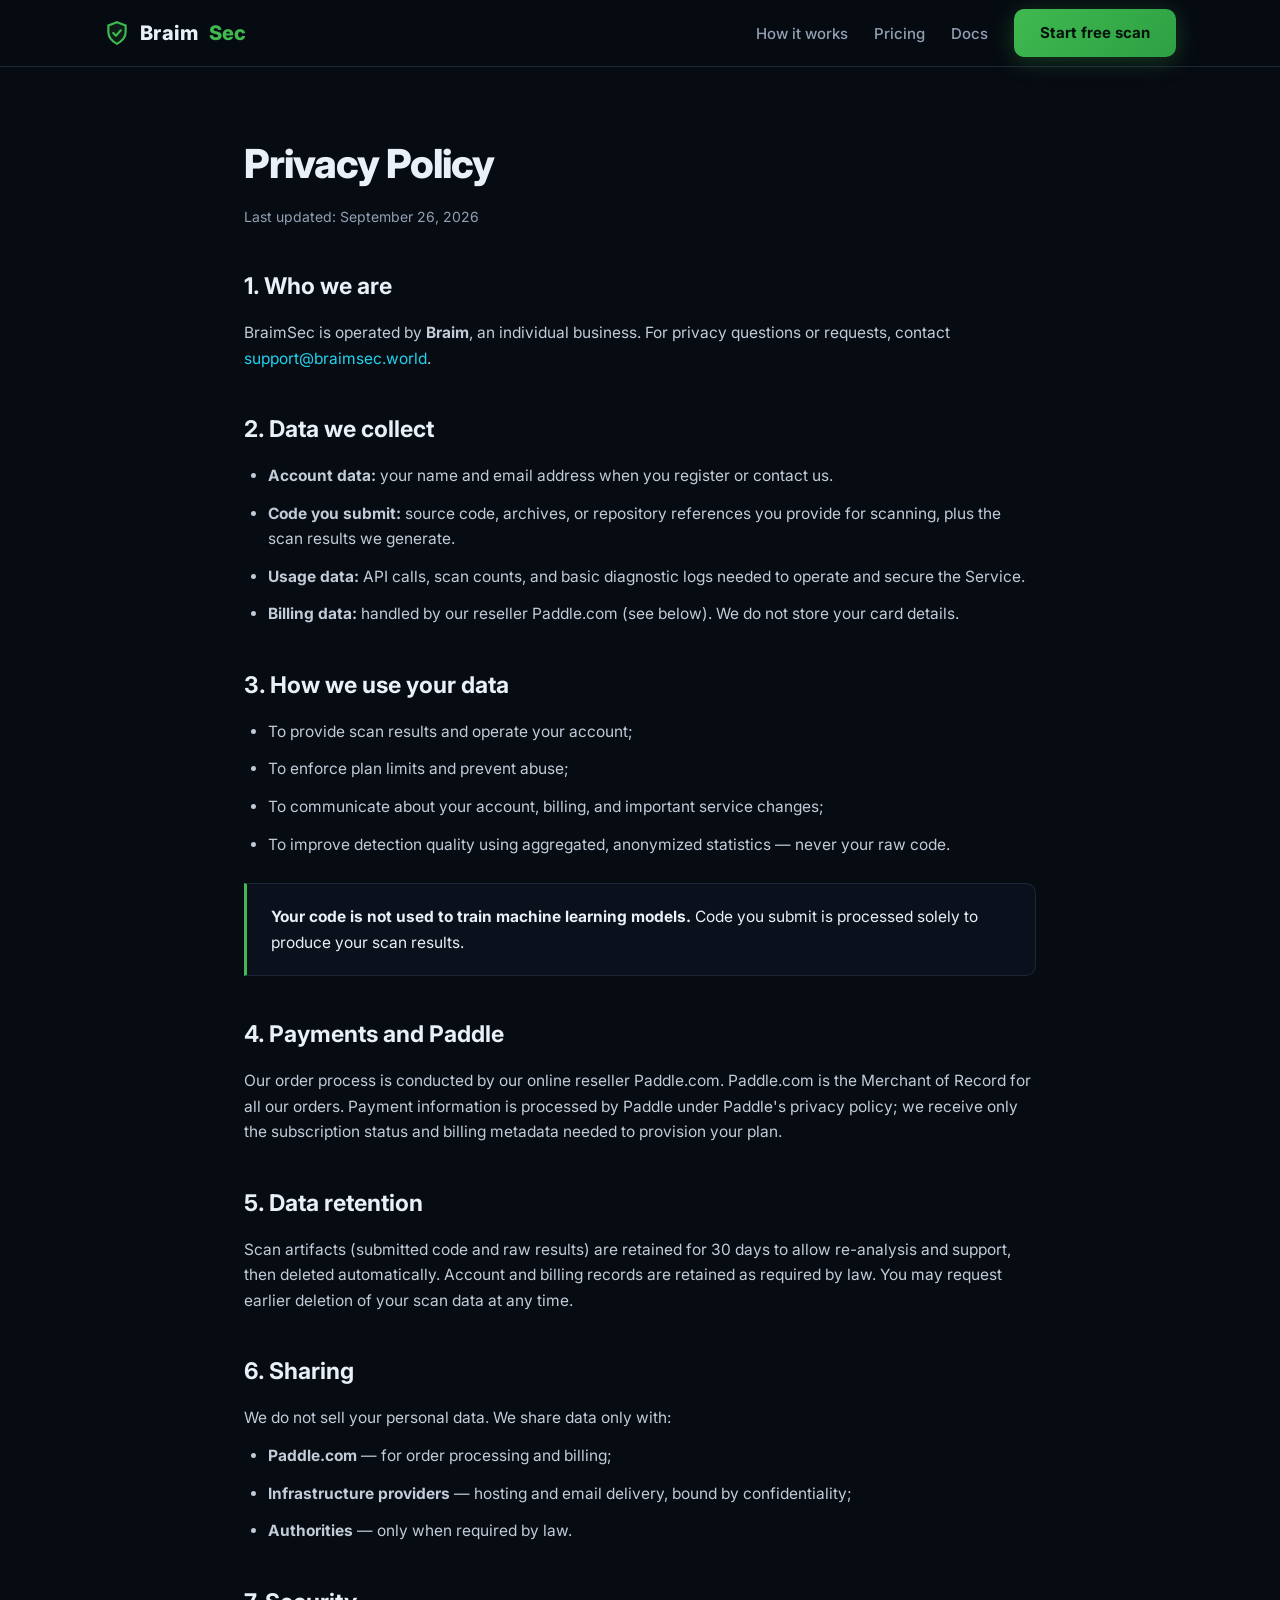
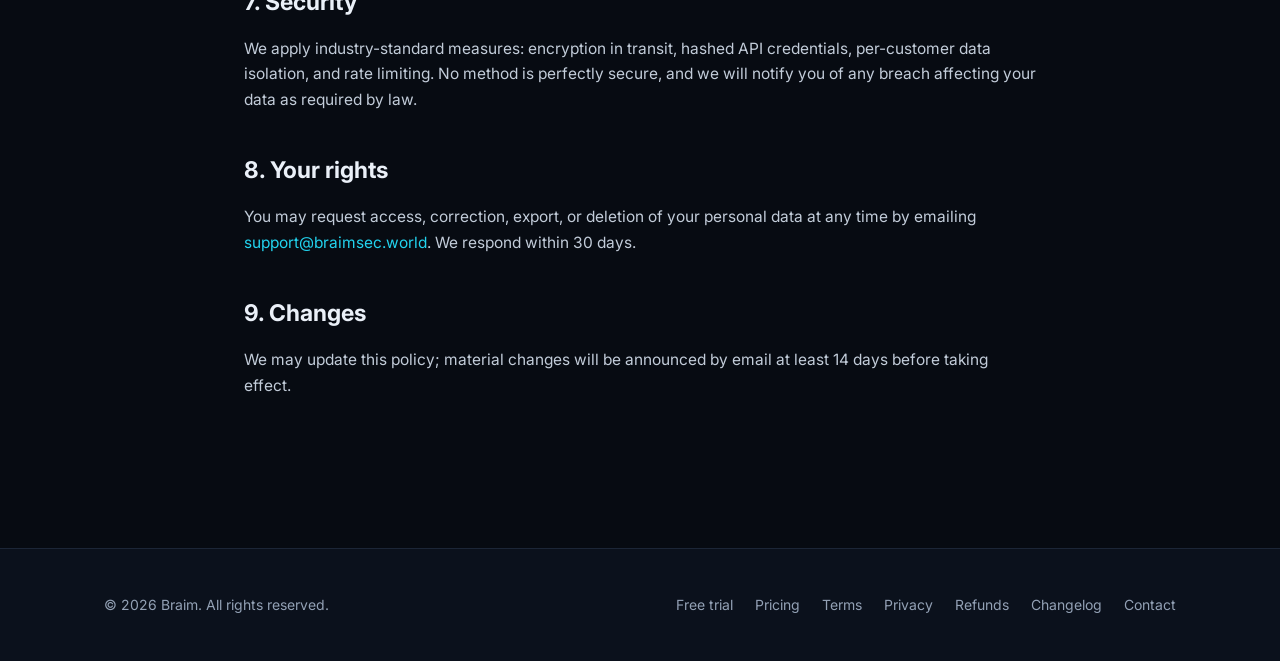
<file: privacy.html>
<!DOCTYPE html>
<html lang="en">
<head>
<meta charset="UTF-8">
<meta name="viewport" content="width=device-width, initial-scale=1.0">
<title>Privacy Policy — BraimSec</title>
<meta name="description" content="BraimSec Privacy Policy: how we handle your account data and the code you submit for scanning.">
<link rel="stylesheet" href="assets/style.css">
<link rel="icon" type="image/svg+xml" href="assets/favicon.svg">
</head>
<body>
<nav>
  <div class="wrap">
    <a class="brand" href="index.html">
      <svg width="26" height="26" viewBox="0 0 24 24" fill="none" aria-hidden="true"><path d="M12 2l8 3v6c0 5-3.5 8.5-8 11-4.5-2.5-8-6-8-11V5l8-3z" stroke="#3fb950" stroke-width="2" fill="rgba(63,185,80,.12)"/><path d="M8.5 12l2.5 2.5 4.5-5" stroke="#3fb950" stroke-width="2" fill="none" stroke-linecap="round" stroke-linejoin="round"/></svg>
      Braim<span>Sec</span>
    </a>
    <ul>
      <li><a href="index.html#how">How it works</a></li>
      <li><a href="pricing.html">Pricing</a></li>
      <li><a href="docs.html">Docs</a></li>
      <li><a class="btn" href="https://api.braimsec.world/trial"><span class="full">Start free scan</span><span class="short">Start free</span></a></li>
    </ul>
  </div>
</nav>

<div class="legal">
  <h1>Privacy Policy</h1>
  <p class="updated">Last updated: September 26, 2026</p>

  <h2>1. Who we are</h2>
  <p>BraimSec is operated by <strong>Braim</strong>, an individual business. For privacy questions or requests, contact <a href="mailto:support@braimsec.world">support@braimsec.world</a>.</p>

  <h2>2. Data we collect</h2>
  <ul>
    <li><strong>Account data:</strong> your name and email address when you register or contact us.</li>
    <li><strong>Code you submit:</strong> source code, archives, or repository references you provide for scanning, plus the scan results we generate.</li>
    <li><strong>Usage data:</strong> API calls, scan counts, and basic diagnostic logs needed to operate and secure the Service.</li>
    <li><strong>Billing data:</strong> handled by our reseller Paddle.com (see below). We do not store your card details.</li>
  </ul>

  <h2>3. How we use your data</h2>
  <ul>
    <li>To provide scan results and operate your account;</li>
    <li>To enforce plan limits and prevent abuse;</li>
    <li>To communicate about your account, billing, and important service changes;</li>
    <li>To improve detection quality using aggregated, anonymized statistics — never your raw code.</li>
  </ul>
  <div class="keybox">
    <p><strong>Your code is not used to train machine learning models.</strong> Code you submit is processed solely to produce your scan results.</p>
  </div>

  <h2>4. Payments and Paddle</h2>
  <p>Our order process is conducted by our online reseller Paddle.com. Paddle.com is the Merchant of Record for all our orders. Payment information is processed by Paddle under Paddle's privacy policy; we receive only the subscription status and billing metadata needed to provision your plan.</p>

  <h2>5. Data retention</h2>
  <p>Scan artifacts (submitted code and raw results) are retained for 30 days to allow re-analysis and support, then deleted automatically. Account and billing records are retained as required by law. You may request earlier deletion of your scan data at any time.</p>

  <h2>6. Sharing</h2>
  <p>We do not sell your personal data. We share data only with:</p>
  <ul>
    <li><strong>Paddle.com</strong> — for order processing and billing;</li>
    <li><strong>Infrastructure providers</strong> — hosting and email delivery, bound by confidentiality;</li>
    <li><strong>Authorities</strong> — only when required by law.</li>
  </ul>

  <h2>7. Security</h2>
  <p>We apply industry-standard measures: encryption in transit, hashed API credentials, per-customer data isolation, and rate limiting. No method is perfectly secure, and we will notify you of any breach affecting your data as required by law.</p>

  <h2>8. Your rights</h2>
  <p>You may request access, correction, export, or deletion of your personal data at any time by emailing <a href="mailto:support@braimsec.world">support@braimsec.world</a>. We respond within 30 days.</p>

  <h2>9. Changes</h2>
  <p>We may update this policy; material changes will be announced by email at least 14 days before taking effect.</p>
</div>

<footer>
  <div class="wrap">
    <p>© 2026 Braim. All rights reserved.</p>
    <div class="links">
      <a href="https://api.braimsec.world/trial">Free trial</a>
      <a href="pricing.html">Pricing</a>
      <a href="terms.html">Terms</a>
      <a href="privacy.html">Privacy</a>
      <a href="refunds.html">Refunds</a>
      <a href="changelog.html">Changelog</a>
      <a href="mailto:support@braimsec.world">Contact</a>
    </div>
  </div>
</footer>
</body>
</html>
</file>
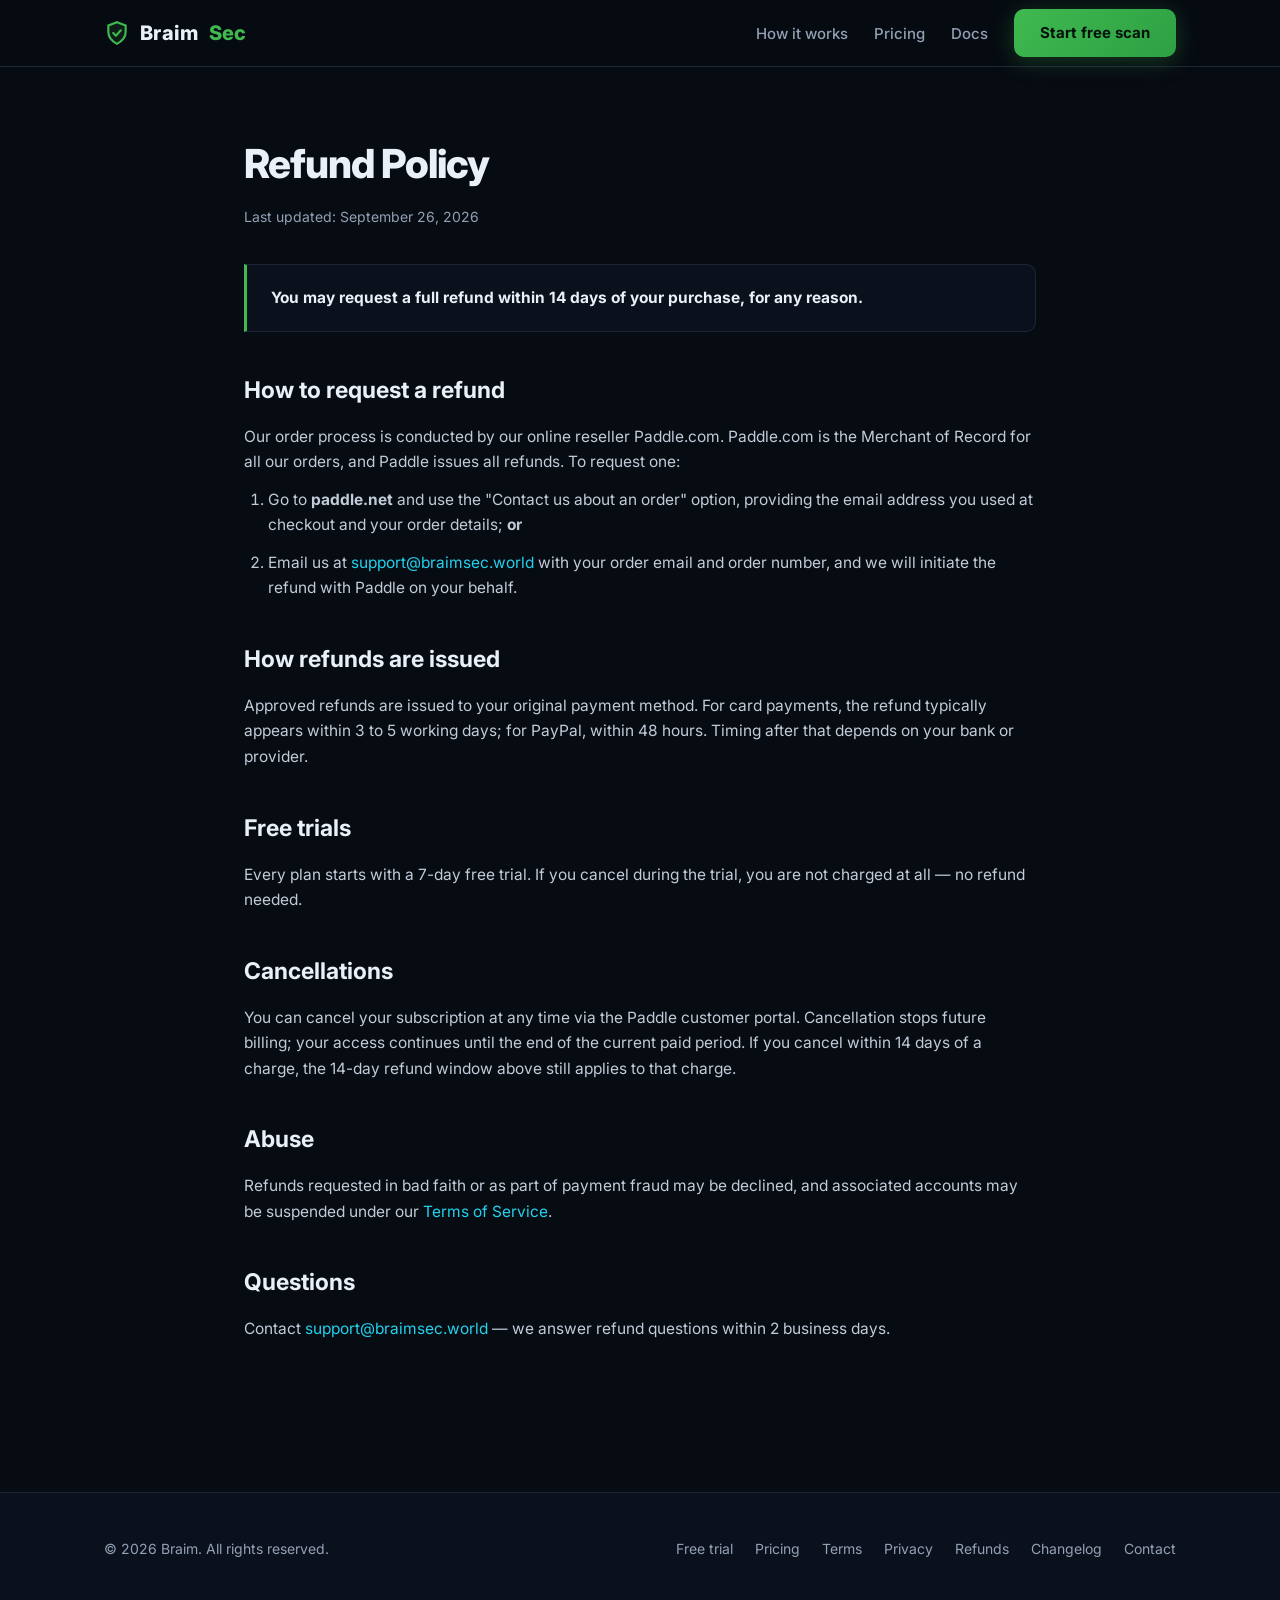
<file: refunds.html>
<!DOCTYPE html>
<html lang="en">
<head>
<meta charset="UTF-8">
<meta name="viewport" content="width=device-width, initial-scale=1.0">
<title>Refund Policy — BraimSec</title>
<meta name="description" content="BraimSec Refund Policy: 14-day full refunds, how to request, and how refunds are issued.">
<link rel="stylesheet" href="assets/style.css">
<link rel="icon" type="image/svg+xml" href="assets/favicon.svg">
</head>
<body>
<nav>
  <div class="wrap">
    <a class="brand" href="index.html">
      <svg width="26" height="26" viewBox="0 0 24 24" fill="none" aria-hidden="true"><path d="M12 2l8 3v6c0 5-3.5 8.5-8 11-4.5-2.5-8-6-8-11V5l8-3z" stroke="#3fb950" stroke-width="2" fill="rgba(63,185,80,.12)"/><path d="M8.5 12l2.5 2.5 4.5-5" stroke="#3fb950" stroke-width="2" fill="none" stroke-linecap="round" stroke-linejoin="round"/></svg>
      Braim<span>Sec</span>
    </a>
    <ul>
      <li><a href="index.html#how">How it works</a></li>
      <li><a href="pricing.html">Pricing</a></li>
      <li><a href="docs.html">Docs</a></li>
      <li><a class="btn" href="https://api.braimsec.world/trial"><span class="full">Start free scan</span><span class="short">Start free</span></a></li>
    </ul>
  </div>
</nav>

<div class="legal">
  <h1>Refund Policy</h1>
  <p class="updated">Last updated: September 26, 2026</p>

  <div class="keybox">
    <p><strong>You may request a full refund within 14 days of your purchase, for any reason.</strong></p>
  </div>

  <h2>How to request a refund</h2>
  <p>Our order process is conducted by our online reseller Paddle.com. Paddle.com is the Merchant of Record for all our orders, and Paddle issues all refunds. To request one:</p>
  <ol>
    <li>Go to <strong>paddle.net</strong> and use the "Contact us about an order" option, providing the email address you used at checkout and your order details; <strong>or</strong></li>
    <li>Email us at <a href="mailto:support@braimsec.world">support@braimsec.world</a> with your order email and order number, and we will initiate the refund with Paddle on your behalf.</li>
  </ol>

  <h2>How refunds are issued</h2>
  <p>Approved refunds are issued to your original payment method. For card payments, the refund typically appears within 3 to 5 working days; for PayPal, within 48 hours. Timing after that depends on your bank or provider.</p>

  <h2>Free trials</h2>
  <p>Every plan starts with a 7-day free trial. If you cancel during the trial, you are not charged at all — no refund needed.</p>

  <h2>Cancellations</h2>
  <p>You can cancel your subscription at any time via the Paddle customer portal. Cancellation stops future billing; your access continues until the end of the current paid period. If you cancel within 14 days of a charge, the 14-day refund window above still applies to that charge.</p>

  <h2>Abuse</h2>
  <p>Refunds requested in bad faith or as part of payment fraud may be declined, and associated accounts may be suspended under our <a href="terms.html">Terms of Service</a>.</p>

  <h2>Questions</h2>
  <p>Contact <a href="mailto:support@braimsec.world">support@braimsec.world</a> — we answer refund questions within 2 business days.</p>
</div>

<footer>
  <div class="wrap">
    <p>© 2026 Braim. All rights reserved.</p>
    <div class="links">
      <a href="https://api.braimsec.world/trial">Free trial</a>
      <a href="pricing.html">Pricing</a>
      <a href="terms.html">Terms</a>
      <a href="privacy.html">Privacy</a>
      <a href="refunds.html">Refunds</a>
      <a href="changelog.html">Changelog</a>
      <a href="mailto:support@braimsec.world">Contact</a>
    </div>
  </div>
</footer>
</body>
</html>
</file>
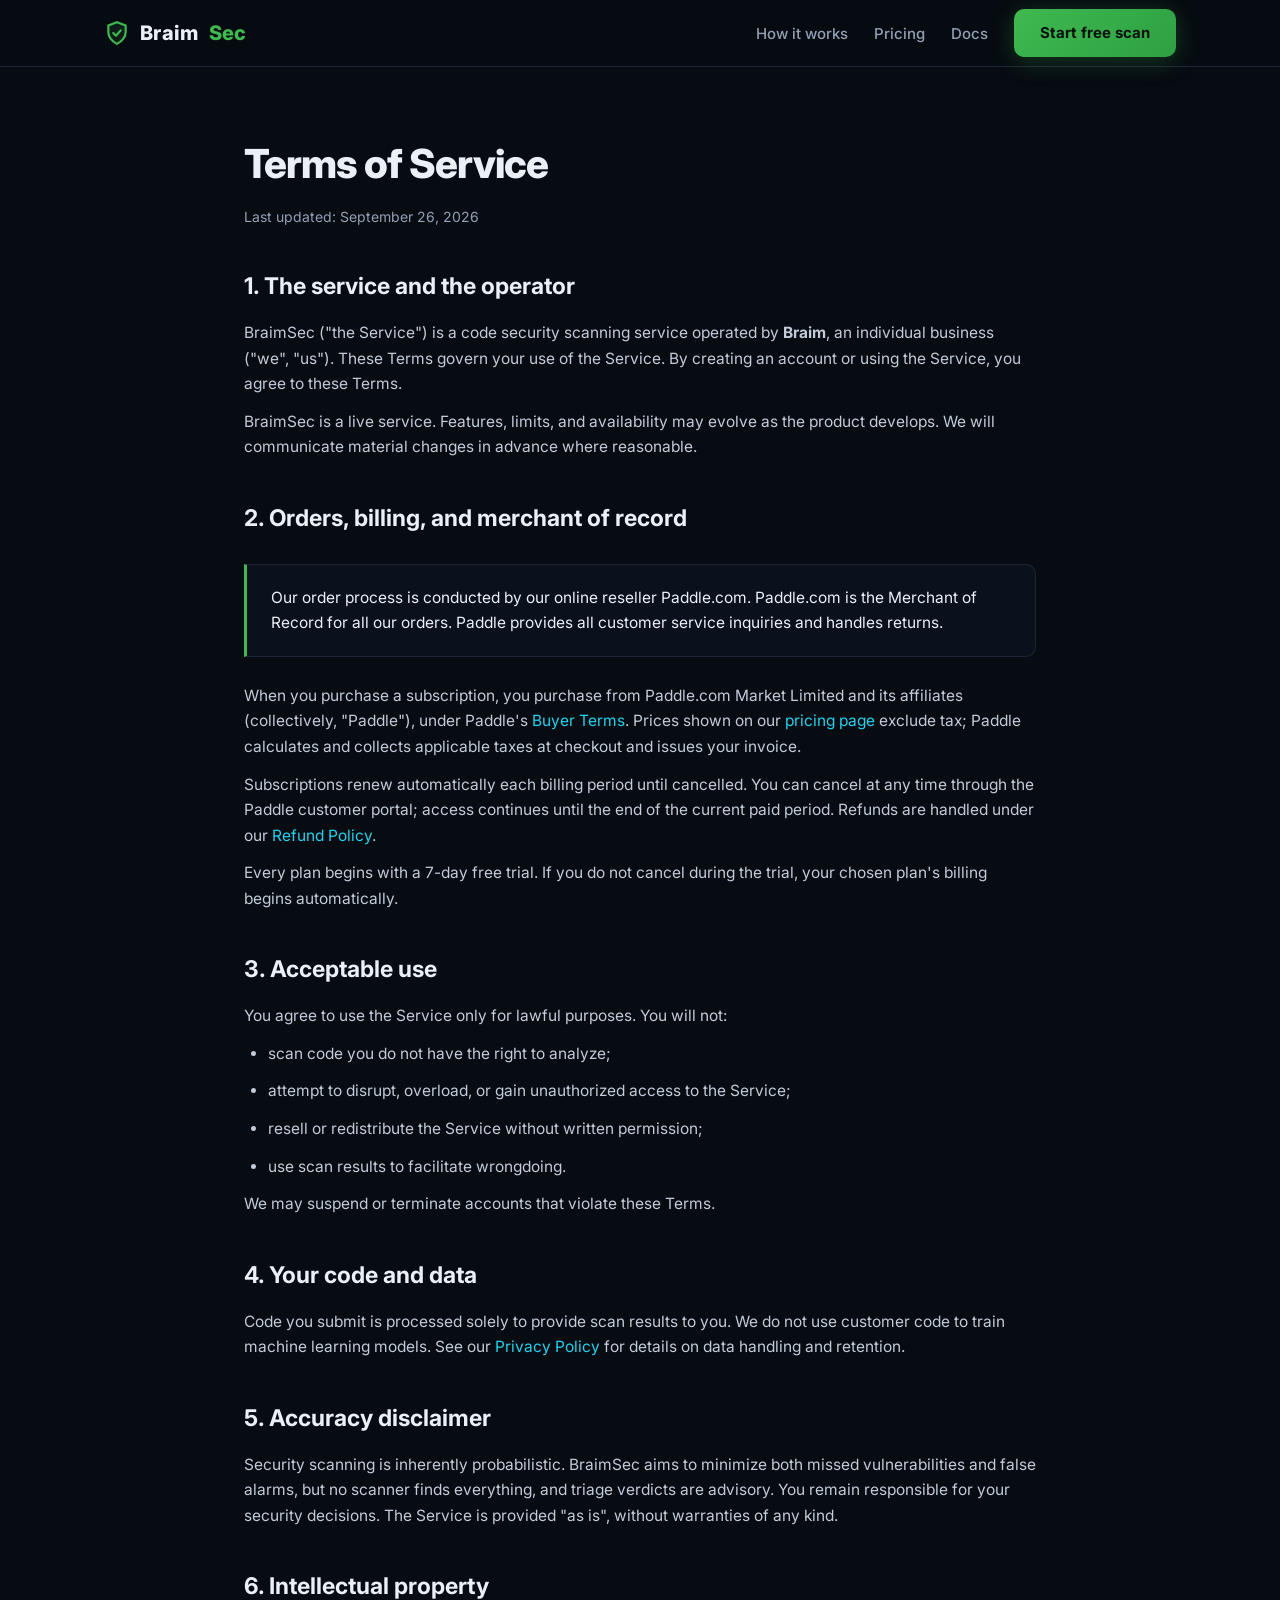
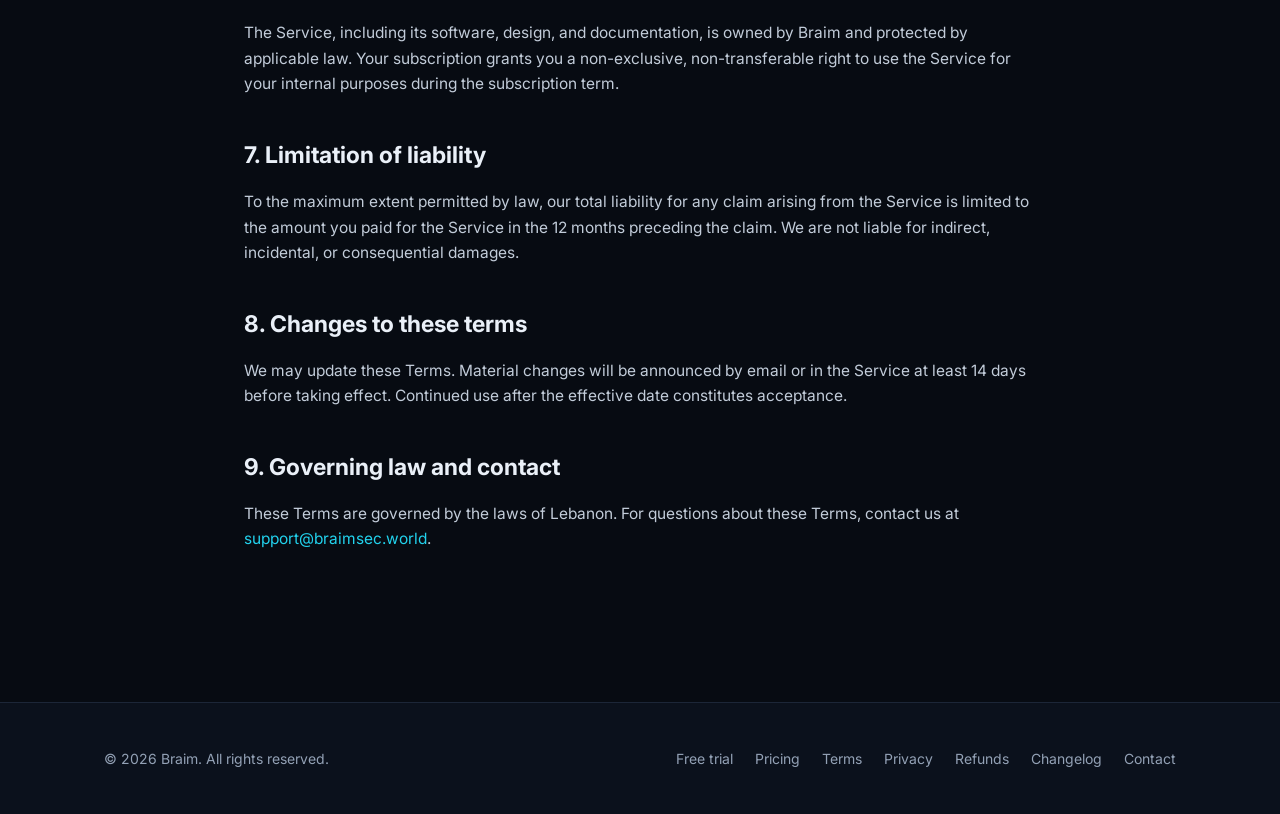
<file: terms.html>
<!DOCTYPE html>
<html lang="en">
<head>
<meta charset="UTF-8">
<meta name="viewport" content="width=device-width, initial-scale=1.0">
<title>Terms of Service — BraimSec</title>
<meta name="description" content="BraimSec Terms of Service.">
<link rel="stylesheet" href="assets/style.css">
<link rel="icon" type="image/svg+xml" href="assets/favicon.svg">
</head>
<body>
<nav>
  <div class="wrap">
    <a class="brand" href="index.html">
      <svg width="26" height="26" viewBox="0 0 24 24" fill="none" aria-hidden="true"><path d="M12 2l8 3v6c0 5-3.5 8.5-8 11-4.5-2.5-8-6-8-11V5l8-3z" stroke="#3fb950" stroke-width="2" fill="rgba(63,185,80,.12)"/><path d="M8.5 12l2.5 2.5 4.5-5" stroke="#3fb950" stroke-width="2" fill="none" stroke-linecap="round" stroke-linejoin="round"/></svg>
      Braim<span>Sec</span>
    </a>
    <ul>
      <li><a href="index.html#how">How it works</a></li>
      <li><a href="pricing.html">Pricing</a></li>
      <li><a href="docs.html">Docs</a></li>
      <li><a class="btn" href="https://api.braimsec.world/trial"><span class="full">Start free scan</span><span class="short">Start free</span></a></li>
    </ul>
  </div>
</nav>

<div class="legal">
  <h1>Terms of Service</h1>
  <p class="updated">Last updated: September 26, 2026</p>

  <h2>1. The service and the operator</h2>
  <p>BraimSec ("the Service") is a code security scanning service operated by <strong>Braim</strong>, an individual business ("we", "us"). These Terms govern your use of the Service. By creating an account or using the Service, you agree to these Terms.</p>
  <p>BraimSec is a live service. Features, limits, and availability may evolve as the product develops. We will communicate material changes in advance where reasonable.</p>

  <h2>2. Orders, billing, and merchant of record</h2>
  <div class="keybox">
    <p>Our order process is conducted by our online reseller Paddle.com. Paddle.com is the Merchant of Record for all our orders. Paddle provides all customer service inquiries and handles returns.</p>
  </div>
  <p>When you purchase a subscription, you purchase from Paddle.com Market Limited and its affiliates (collectively, "Paddle"), under Paddle's <a href="https://www.paddle.com/legal/buyer-terms">Buyer Terms</a>. Prices shown on our <a href="pricing.html">pricing page</a> exclude tax; Paddle calculates and collects applicable taxes at checkout and issues your invoice.</p>
  <p>Subscriptions renew automatically each billing period until cancelled. You can cancel at any time through the Paddle customer portal; access continues until the end of the current paid period. Refunds are handled under our <a href="refunds.html">Refund Policy</a>.</p>
  <p>Every plan begins with a 7-day free trial. If you do not cancel during the trial, your chosen plan's billing begins automatically.</p>

  <h2>3. Acceptable use</h2>
  <p>You agree to use the Service only for lawful purposes. You will not:</p>
  <ul>
    <li>scan code you do not have the right to analyze;</li>
    <li>attempt to disrupt, overload, or gain unauthorized access to the Service;</li>
    <li>resell or redistribute the Service without written permission;</li>
    <li>use scan results to facilitate wrongdoing.</li>
  </ul>
  <p>We may suspend or terminate accounts that violate these Terms.</p>

  <h2>4. Your code and data</h2>
  <p>Code you submit is processed solely to provide scan results to you. We do not use customer code to train machine learning models. See our <a href="privacy.html">Privacy Policy</a> for details on data handling and retention.</p>

  <h2>5. Accuracy disclaimer</h2>
  <p>Security scanning is inherently probabilistic. BraimSec aims to minimize both missed vulnerabilities and false alarms, but no scanner finds everything, and triage verdicts are advisory. You remain responsible for your security decisions. The Service is provided "as is", without warranties of any kind.</p>

  <h2>6. Intellectual property</h2>
  <p>The Service, including its software, design, and documentation, is owned by Braim and protected by applicable law. Your subscription grants you a non-exclusive, non-transferable right to use the Service for your internal purposes during the subscription term.</p>

  <h2>7. Limitation of liability</h2>
  <p>To the maximum extent permitted by law, our total liability for any claim arising from the Service is limited to the amount you paid for the Service in the 12 months preceding the claim. We are not liable for indirect, incidental, or consequential damages.</p>

  <h2>8. Changes to these terms</h2>
  <p>We may update these Terms. Material changes will be announced by email or in the Service at least 14 days before taking effect. Continued use after the effective date constitutes acceptance.</p>

  <h2>9. Governing law and contact</h2>
  <p>These Terms are governed by the laws of Lebanon. For questions about these Terms, contact us at <a href="mailto:support@braimsec.world">support@braimsec.world</a>.</p>
</div>

<footer>
  <div class="wrap">
    <p>© 2026 Braim. All rights reserved.</p>
    <div class="links">
      <a href="https://api.braimsec.world/trial">Free trial</a>
      <a href="pricing.html">Pricing</a>
      <a href="terms.html">Terms</a>
      <a href="privacy.html">Privacy</a>
      <a href="refunds.html">Refunds</a>
      <a href="changelog.html">Changelog</a>
      <a href="mailto:support@braimsec.world">Contact</a>
    </div>
  </div>
</footer>
</body>
</html>
</file>
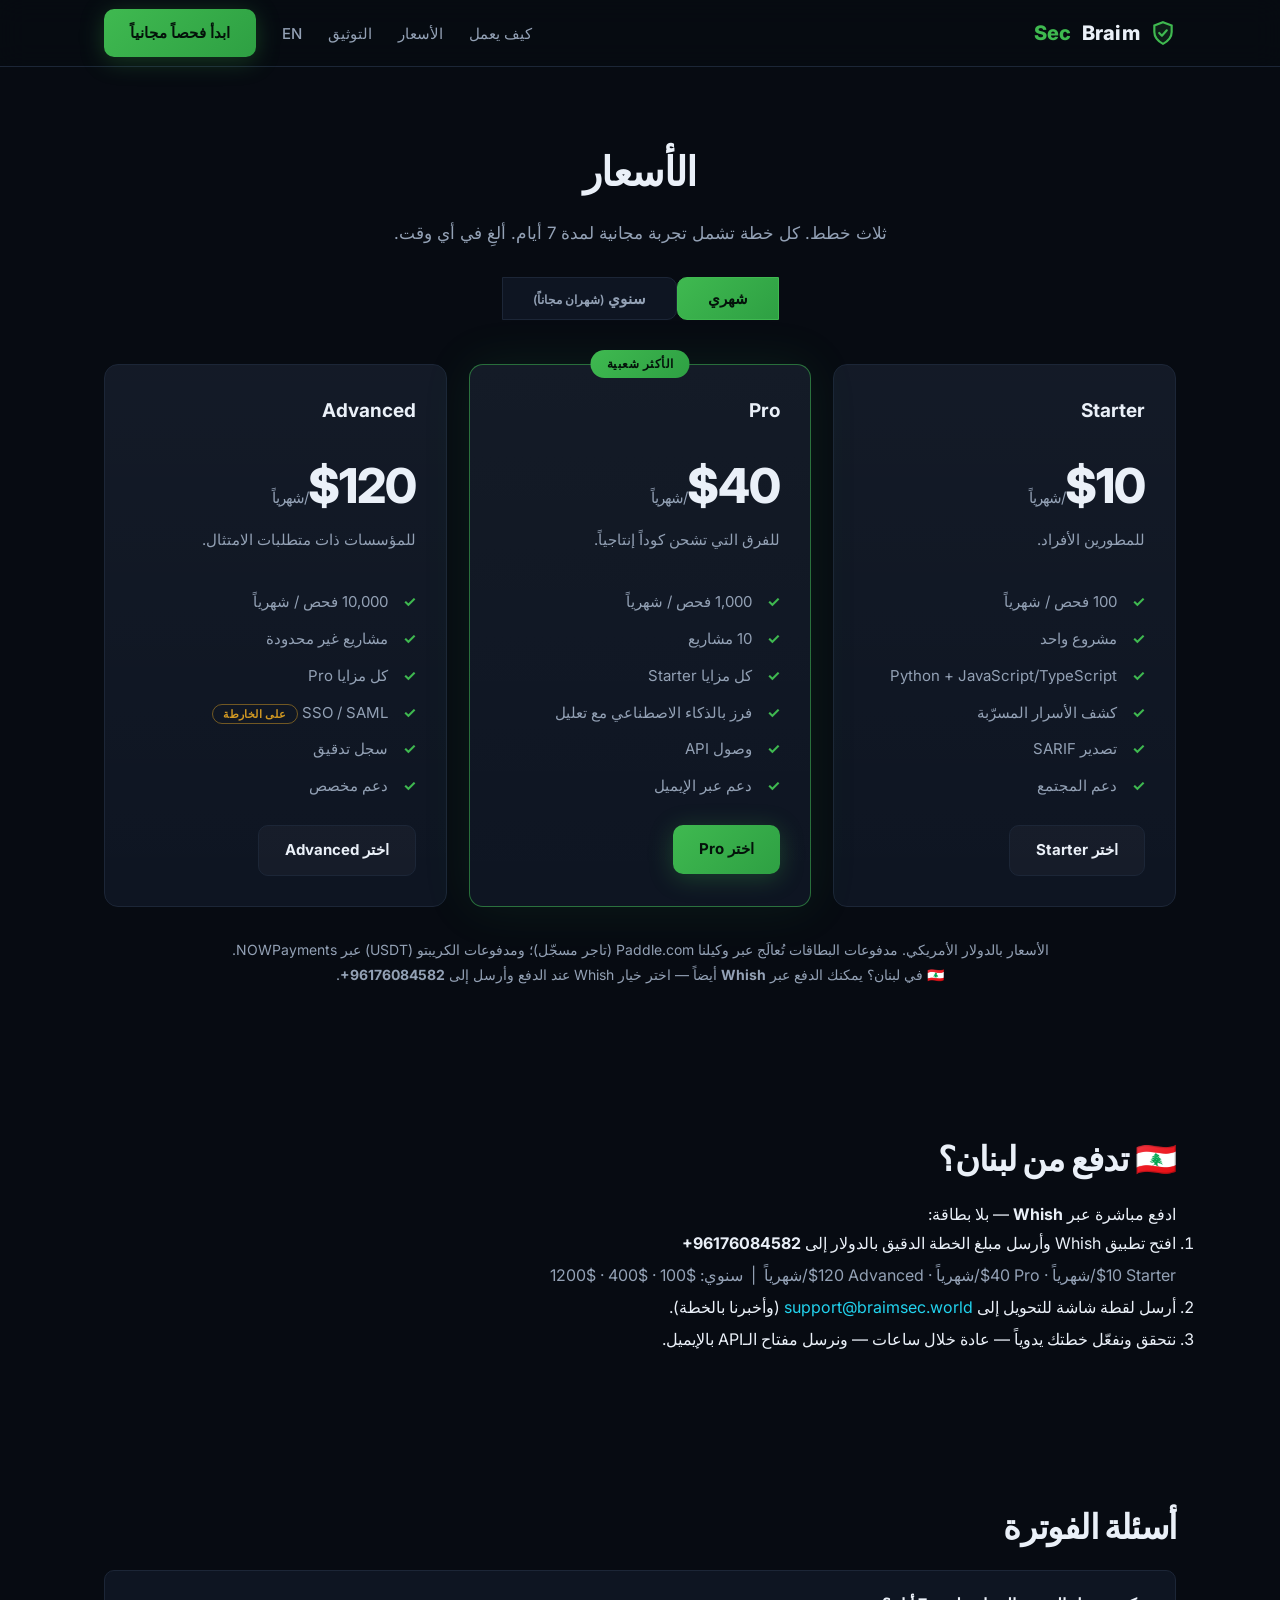
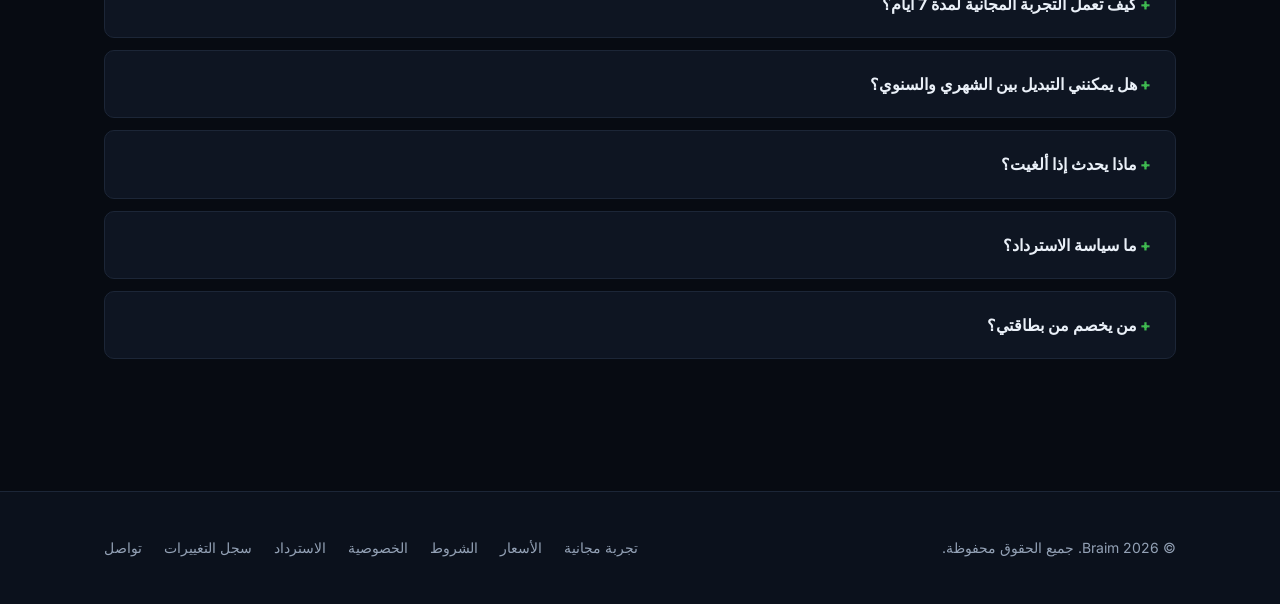
<file: ar/pricing.html>
<!DOCTYPE html>
<html lang="ar" dir="rtl">
<head>
<meta charset="UTF-8">
<meta name="viewport" content="width=device-width, initial-scale=1.0">
<meta name="theme-color" content="#070b12">
<title>الأسعار — BraimSec</title>
<meta name="description" content="أسعار BraimSec: ‏Starter ‏$10/شهرياً، ‏Pro ‏$40/شهرياً، ‏Advanced ‏$120/شهرياً. فوترة سنوية متاحة. تجربة مجانية 7 أيام مع كل خطة.">
<link rel="stylesheet" href="../assets/style.css">
<link rel="stylesheet" href="rtl.css">
<link rel="icon" type="image/svg+xml" href="../assets/favicon.svg">
<!-- Userpilot onboarding (deferred: never blocks page rendering) -->
<script>
window.userpilotSettings = { token: "NX-5ad48127" };
window.addEventListener("load", function() {
  var s = document.createElement("script");
  s.src = "https://js.userpilot.io/sdk/latest.js";
  s.async = true;
  document.head.appendChild(s);
});
</script>
</head>
<body>
<nav>
  <div class="wrap">
    <a class="brand" href="index.html">
      <svg width="26" height="26" viewBox="0 0 24 24" fill="none" aria-hidden="true"><path d="M12 2l8 3v6c0 5-3.5 8.5-8 11-4.5-2.5-8-6-8-11V5l8-3z" stroke="#3fb950" stroke-width="2" fill="rgba(63,185,80,.12)"/><path d="M8.5 12l2.5 2.5 4.5-5" stroke="#3fb950" stroke-width="2" fill="none" stroke-linecap="round" stroke-linejoin="round"/></svg>
      Braim<span>Sec</span>
    </a>
    <ul>
      <li><a href="index.html#how">كيف يعمل</a></li>
      <li><a href="pricing.html">الأسعار</a></li>
      <li><a href="../docs.html">التوثيق</a></li>
      <li><a href="../pricing.html">EN</a></li>
      <li><a class="btn" href="https://api.braimsec.world/trial"><span class="full">ابدأ فحصاً مجانياً</span><span class="short">فحص مجاني</span></a></li>
    </ul>
  </div>
</nav>

<section class="block">
  <div class="wrap">
    <div style="text-align:center;">
      <h2 style="font-size:40px;">الأسعار</h2>
      <p class="lead" style="margin:0 auto;">ثلاث خطط. كل خطة تشمل تجربة مجانية لمدة 7 أيام. ألغِ في أي وقت.</p>
    </div>

    <div class="toggle">
      <button id="btn-mo" class="on" onclick="setBilling('mo')">شهري</button>
      <button id="btn-yr" onclick="setBilling('yr')">سنوي <span style="font-size:12px;">(شهران مجاناً)</span></button>
    </div>

    <div class="grid3">
      <div class="card price-card">
        <h3>Starter</h3>
        <div class="price"><span class="p-mo">$10</span><span class="p-yr" style="display:none;">$100</span><small class="per-mo">/شهرياً</small><small class="per-yr" style="display:none;">/سنوياً</small></div>
        <p class="per">للمطورين الأفراد.</p>
        <ul>
          <li>100 فحص / شهرياً</li>
          <li>مشروع واحد</li>
          <li>Python + JavaScript/TypeScript</li>
          <li>كشف الأسرار المسرّبة</li>
          <li>تصدير SARIF</li>
          <li>دعم المجتمع</li>
        </ul>
        <p style="margin-top:20px;"><a class="btn btn-ghost" id="choose-starter" href="https://api.braimsec.world/checkout.html?plan=starter&cycle=monthly">اختر Starter</a></p>
      </div>

      <div class="card price-card pop">
        <span class="pop-tag">الأكثر شعبية</span>
        <h3>Pro</h3>
        <div class="price"><span class="p-mo">$40</span><span class="p-yr" style="display:none;">$400</span><small class="per-mo">/شهرياً</small><small class="per-yr" style="display:none;">/سنوياً</small></div>
        <p class="per">للفرق التي تشحن كوداً إنتاجياً.</p>
        <ul>
          <li>1,000 فحص / شهرياً</li>
          <li>10 مشاريع</li>
          <li>كل مزايا Starter</li>
          <li>فرز بالذكاء الاصطناعي مع تعليل</li>
          <li>وصول API</li>
          <li>دعم عبر الإيميل</li>
        </ul>
        <p style="margin-top:20px;"><a class="btn" id="choose-pro" href="https://api.braimsec.world/checkout.html?plan=pro&cycle=monthly">اختر Pro</a></p>
      </div>

      <div class="card price-card">
        <h3>Advanced</h3>
        <div class="price"><span class="p-mo">$120</span><span class="p-yr" style="display:none;">$1,200</span><small class="per-mo">/شهرياً</small><small class="per-yr" style="display:none;">/سنوياً</small></div>
        <p class="per">للمؤسسات ذات متطلبات الامتثال.</p>
        <ul>
          <li>10,000 فحص / شهرياً</li>
          <li>مشاريع غير محدودة</li>
          <li>كل مزايا Pro</li>
          <li>SSO / SAML <span class="soon">على الخارطة</span></li>
          <li>سجل تدقيق</li>
          <li>دعم مخصص</li>
        </ul>
        <p style="margin-top:20px;"><a class="btn btn-ghost" id="choose-advanced" href="https://api.braimsec.world/checkout.html?plan=advanced&cycle=monthly">اختر Advanced</a></p>
      </div>
    </div>

    <p class="note">الأسعار بالدولار الأمريكي. مدفوعات البطاقات تُعالَج عبر وكيلنا Paddle.com (تاجر مسجّل)؛ ومدفوعات الكريبتو (USDT) عبر NOWPayments.<br>🇱🇧 في لبنان؟ يمكنك الدفع عبر <b>Whish</b> أيضاً — اختر خيار Whish عند الدفع وأرسل إلى <b dir="ltr">+96176084582</b>.</p>
  </div>
</section>

<section class="block" id="whish">
  <div class="wrap">
    <h2>🇱🇧 تدفع من لبنان؟</h2>
    <p>ادفع مباشرة عبر <b>Whish</b> — بلا بطاقة:</p>
    <ol style="line-height:2">
      <li>افتح تطبيق Whish وأرسل مبلغ الخطة الدقيق بالدولار إلى <b dir="ltr">+96176084582</b><br>
        <span class="t-dim">Starter ‏$10/شهرياً · Pro ‏$40/شهرياً · Advanced ‏$120/شهرياً &nbsp;|&nbsp; سنوي: $100 · $400 · $1200</span></li>
      <li>أرسل لقطة شاشة للتحويل إلى <a href="mailto:support@braimsec.world">support@braimsec.world</a> (وأخبرنا بالخطة).</li>
      <li>نتحقق ونفعّل خطتك يدوياً — عادة خلال ساعات — ونرسل مفتاح الـAPI بالإيميل.</li>
    </ol>
  </div>
</section>

<section class="block">
  <div class="wrap">
    <h2>أسئلة الفوترة</h2>
    <div class="faq">
      <details>
        <summary>كيف تعمل التجربة المجانية لمدة 7 أيام؟</summary>
        <p>كل خطة تبدأ بتجربة مجانية لمدة 7 أيام. يمكنك الإلغاء خلال التجربة ولن يُخصم منك أي مبلغ. إذا لم تُلغِ، تبدأ الفوترة تلقائياً عند انتهاء التجربة.</p>
      </details>
      <details>
        <summary>هل يمكنني التبديل بين الشهري والسنوي؟</summary>
        <p>نعم. يمكنك تغيير دورة الفوترة في أي وقت من بوابة العملاء؛ ويُحتسب الفرق تناسبياً.</p>
      </details>
      <details>
        <summary>ماذا يحدث إذا ألغيت؟</summary>
        <p>تحتفظ بالوصول حتى نهاية دورة الفوترة الحالية. يُحفَظ سجل فحوصاتك ومشاريعك، ويمكنك الاشتراك مجدداً في أي وقت.</p>
      </details>
      <details>
        <summary>ما سياسة الاسترداد؟</summary>
        <p>يمكنك طلب استرداد كامل خلال 14 يوماً من الشراء، لأي سبب. اقرأ <a href="../refunds.html">سياسة الاسترداد</a> الكاملة.</p>
      </details>
      <details>
        <summary>من يخصم من بطاقتي؟</summary>
        <p>Paddle.com — وكيلنا الإلكتروني والتاجر المسجّل. تتولى Paddle معالجة المدفوعات واحتساب الضرائب والفواتير. راجع <a href="../terms.html">شروط الخدمة</a>.</p>
      </details>
    </div>
  </div>
</section>

<footer>
  <div class="wrap">
    <p>© 2026 Braim. جميع الحقوق محفوظة.</p>
    <div class="links">
      <a href="https://api.braimsec.world/trial">تجربة مجانية</a>
      <a href="pricing.html">الأسعار</a>
      <a href="../terms.html">الشروط</a>
      <a href="../privacy.html">الخصوصية</a>
      <a href="../refunds.html">الاسترداد</a>
      <a href="../changelog.html">سجل التغييرات</a>
      <a href="mailto:support@braimsec.world">تواصل</a>
    </div>
  </div>
</footer>

<script>
function setBilling(mode) {
  var mo = mode === 'mo';
  document.getElementById('btn-mo').className = mo ? 'on' : '';
  document.getElementById('btn-yr').className = mo ? '' : 'on';
  document.querySelectorAll('.p-mo').forEach(e => e.style.display = mo ? '' : 'none');
  document.querySelectorAll('.p-yr').forEach(e => e.style.display = mo ? 'none' : '');
  document.querySelectorAll('.per-mo').forEach(e => e.style.display = mo ? '' : 'none');
  document.querySelectorAll('.per-yr').forEach(e => e.style.display = mo ? 'none' : '');
  var cycle = mo ? 'monthly' : 'annual';
  ['starter','pro','advanced'].forEach(function(t){
    var a = document.getElementById('choose-'+t);
    if (a) a.href = 'https://api.braimsec.world/checkout.html?plan=' + t + '&cycle=' + cycle;
  });
}
</script>
</body>
</html>
</file>
<file: assets/style.css>
/* BraimSec site v2 — premium dark security theme */
@import url('https://fonts.googleapis.com/css2?family=Inter:wght@400;500;600;700;800&family=JetBrains+Mono:wght@400;600&display=swap');

:root {
  --bg: #070b12;
  --bg2: #0b111c;
  --card: #0e1522;
  --border: #1c2637;
  --text: #eaf0f8;
  --muted: #93a1b5;
  --accent: #3fb950;
  --cyan: #22d3ee;
  --warn: #d29922;
  --red: #f47067;
  --radius: 14px;
}
* { box-sizing: border-box; margin: 0; padding: 0; }
html { scroll-behavior: smooth; }
body {
  background: var(--bg);
  color: var(--text);
  font-family: 'Inter', -apple-system, BlinkMacSystemFont, "Segoe UI", Roboto, sans-serif;
  line-height: 1.65;
  font-size: 16px;
  -webkit-font-smoothing: antialiased;
}
::selection { background: rgba(63,185,80,.35); }
a { color: var(--cyan); text-decoration: none; }
a:hover { text-decoration: underline; }
.wrap { max-width: 1120px; margin: 0 auto; padding: 0 24px; }
code, .mono { font-family: 'JetBrains Mono', ui-monospace, monospace; }

/* ---------- nav ---------- */
nav {
  border-bottom: 1px solid var(--border);
  background: rgba(7,11,18,.82);
  backdrop-filter: blur(14px);
  position: sticky; top: 0; z-index: 50;
}
nav .wrap { display: flex; align-items: center; justify-content: space-between; height: 66px; }
.brand { display: inline-flex; align-items: center; gap: 10px; font-weight: 800; font-size: 20px; color: var(--text); letter-spacing: .3px; }
.brand span { color: var(--accent); }
.brand:hover { text-decoration: none; }
nav ul { display: flex; gap: 26px; list-style: none; align-items: center; }
nav ul a { color: var(--muted); font-size: 15px; font-weight: 500; }
nav ul a:hover { color: var(--text); text-decoration: none; }

/* ---------- buttons ---------- */
.btn {
  display: inline-block;
  background: linear-gradient(135deg, var(--accent), #2ea043);
  color: #04120a !important;
  font-weight: 700; padding: 12px 26px; border-radius: 10px;
  border: none; cursor: pointer; font-size: 15px;
  box-shadow: 0 4px 24px rgba(63,185,80,.28);
  transition: transform .15s ease, box-shadow .15s ease;
}
.btn:hover { transform: translateY(-2px); box-shadow: 0 8px 32px rgba(63,185,80,.38); text-decoration: none; }
.btn-ghost {
  background: rgba(255,255,255,.03); color: var(--text) !important;
  border: 1px solid var(--border); box-shadow: none;
}
.btn-ghost:hover { border-color: var(--cyan); box-shadow: 0 4px 20px rgba(34,211,238,.15); }

/* ---------- hero ---------- */
.hero {
  padding: 110px 0 70px; text-align: center; position: relative; overflow: hidden;
}
.hero::before {
  content: ""; position: absolute; inset: 0; pointer-events: none;
  background:
    radial-gradient(600px 320px at 20% 0%, rgba(63,185,80,.09), transparent 60%),
    radial-gradient(700px 380px at 85% 10%, rgba(34,211,238,.08), transparent 60%);
}
.hero .wrap { position: relative; }
.badge {
  display: inline-block; border: 1px solid rgba(210,153,34,.5); color: var(--warn);
  font-size: 13px; padding: 5px 16px; border-radius: 999px; margin-bottom: 22px; font-weight: 600;
  background: rgba(210,153,34,.07); letter-spacing: .4px;
}
.badge-live {
  border-color: rgba(63,185,80,.55); color: var(--accent);
  background: rgba(63,185,80,.08);
}
.badge-live::before {
  content: ""; display: inline-block; width: 8px; height: 8px; border-radius: 50%;
  background: var(--accent); margin-right: 8px; vertical-align: 1px;
  box-shadow: 0 0 10px rgba(63,185,80,.9);
}
/* roadmap tag for upcoming features */
.soon {
  font-size: 11px; font-weight: 700; color: var(--warn);
  border: 1px solid rgba(210,153,34,.5); border-radius: 999px;
  padding: 2px 10px; margin-left: 8px; letter-spacing: .4px; white-space: nowrap;
}
.hero h1 { font-size: 58px; line-height: 1.1; margin-bottom: 22px; letter-spacing: -1.5px; font-weight: 800; }
.grad {
  background: linear-gradient(120deg, var(--accent) 20%, var(--cyan) 80%);
  -webkit-background-clip: text; background-clip: text; color: transparent;
}
.hero p.sub { color: var(--muted); font-size: 19px; max-width: 720px; margin: 0 auto 38px; }
.hero .cta { display: flex; gap: 14px; justify-content: center; flex-wrap: wrap; }

/* ---------- terminal demo ---------- */
.terminal {
  max-width: 760px; margin: 56px auto 0; text-align: left;
  background: #0a0f18; border: 1px solid var(--border); border-radius: 14px;
  box-shadow: 0 24px 80px rgba(0,0,0,.55), 0 0 0 1px rgba(63,185,80,.06), 0 0 60px rgba(63,185,80,.05);
  overflow: hidden;
}
.term-bar { display: flex; gap: 8px; padding: 13px 18px; border-bottom: 1px solid var(--border); background: rgba(255,255,255,.02); align-items: center; }
.term-bar i { width: 12px; height: 12px; border-radius: 50%; display: block; }
.term-bar i:nth-child(1) { background: #f47067; } .term-bar i:nth-child(2) { background: #d29922; } .term-bar i:nth-child(3) { background: #3fb950; }
.term-bar span { margin-left: 8px; font-size: 12.5px; color: var(--muted); font-family: 'JetBrains Mono', monospace; }
.term-body { padding: 22px 24px 26px; font-family: 'JetBrains Mono', monospace; font-size: 14px; line-height: 1.9; min-height: 300px; }
.t-cmd { color: var(--text); }
.t-cmd::before { content: "$ "; color: var(--accent); font-weight: 600; }
.t-dim { color: var(--muted); }
.t-ok { color: var(--accent); }
.t-no { color: var(--muted); text-decoration: line-through; text-decoration-color: rgba(244,112,103,.6); }
.t-verdict-tp { color: var(--accent); font-weight: 600; }
.t-verdict-fp { color: var(--red); }
.t-hi { color: var(--cyan); }
.cursor { display: inline-block; width: 9px; height: 18px; background: var(--accent); vertical-align: -3px; animation: blink 1s steps(1) infinite; }
@keyframes blink { 50% { opacity: 0; } }
.term-note { text-align: center; color: var(--muted); font-size: 13px; margin-top: 14px; }

/* ---------- sections ---------- */
section.block { padding: 72px 0; }
section.block h2 { font-size: 34px; margin-bottom: 14px; letter-spacing: -.8px; font-weight: 800; }
section.block p.lead { color: var(--muted); max-width: 760px; margin-bottom: 36px; font-size: 17px; }
.grid3 { display: grid; grid-template-columns: repeat(3, 1fr); gap: 22px; }
.grid2 { display: grid; grid-template-columns: repeat(2, 1fr); gap: 22px; }
.card {
  background: linear-gradient(180deg, rgba(255,255,255,.025), rgba(255,255,255,0)), var(--card);
  border: 1px solid var(--border); border-radius: var(--radius);
  padding: 30px; transition: transform .18s ease, border-color .18s ease, box-shadow .18s ease;
}
.card:hover { transform: translateY(-4px); border-color: rgba(63,185,80,.4); box-shadow: 0 16px 44px rgba(0,0,0,.4); }
.card h3 { font-size: 19px; margin-bottom: 10px; }
.card p, .card li { color: var(--muted); font-size: 15px; }
.card ul { list-style: none; margin-top: 14px; }
.card ul li { padding: 6px 0 6px 28px; position: relative; }
.card ul li::before { content: "✓"; color: var(--accent); position: absolute; left: 0; font-weight: 700; }
.icon { font-size: 30px; margin-bottom: 14px; display: block; }

.steps { counter-reset: step; display: grid; grid-template-columns: repeat(4, 1fr); gap: 20px; }
.step { background: var(--card); border: 1px solid var(--border); border-radius: var(--radius); padding: 26px; transition: transform .18s ease; }
.step:hover { transform: translateY(-4px); }
.step::before {
  counter-increment: step; content: counter(step);
  display: inline-flex; width: 36px; height: 36px; border-radius: 10px;
  background: linear-gradient(135deg, var(--accent), #2ea043); color: #04120a; font-weight: 800;
  align-items: center; justify-content: center; margin-bottom: 16px; font-size: 17px;
}
.step h3 { font-size: 17px; margin-bottom: 8px; }
.step p { color: var(--muted); font-size: 14px; }

.honest {
  border: 1px solid rgba(210,153,34,.4); border-radius: var(--radius);
  background: rgba(210,153,34,.06); padding: 26px 30px; margin-top: 44px;
}
.honest strong { color: var(--warn); }

/* ---------- pricing ---------- */
.toggle { display: flex; gap: 0; justify-content: center; margin: 30px 0 44px; }
.toggle button {
  background: var(--card); color: var(--muted); border: 1px solid var(--border);
  padding: 11px 30px; font-size: 15px; cursor: pointer; font-weight: 600; font-family: inherit;
  transition: all .15s ease;
}
.toggle button:first-child { border-radius: 10px 0 0 10px; }
.toggle button:last-child { border-radius: 0 10px 10px 0; }
.toggle button.on { background: linear-gradient(135deg, var(--accent), #2ea043); color: #04120a; border-color: var(--accent); }
/* nav CTA: short label on mobile */
.btn .short { display: none; }
.price-card { display: flex; flex-direction: column; }
.price-card.pop { border-color: rgba(63,185,80,.55); box-shadow: 0 0 50px rgba(63,185,80,.1); position: relative; }
.price-card .pop-tag {
  position: absolute; top: -15px; left: 50%; transform: translateX(-50%);
  background: linear-gradient(135deg, var(--accent), #2ea043); color: #04120a;
  font-size: 12px; font-weight: 800; padding: 4px 16px; border-radius: 999px;
  white-space: nowrap; letter-spacing: .5px;
}
.price { font-size: 48px; font-weight: 800; margin: 10px 0 2px; letter-spacing: -1px; }
.price small { font-size: 15px; color: var(--muted); font-weight: 400; }
.per { color: var(--muted); font-size: 14px; margin-bottom: 18px; }
.note { text-align: center; color: var(--muted); font-size: 14px; margin-top: 30px; line-height: 1.8; }

/* ---------- legal ---------- */
.legal { max-width: 840px; margin: 0 auto; padding: 64px 24px 90px; }
.legal h1 { font-size: 40px; margin-bottom: 8px; letter-spacing: -1px; font-weight: 800; }
.legal .updated { color: var(--muted); font-size: 14px; margin-bottom: 36px; }
.legal h2 { font-size: 23px; margin: 40px 0 14px; font-weight: 700; }
.legal p, .legal li { color: #c2ccd9; margin-bottom: 12px; font-size: 15.5px; }
.legal ul, .legal ol { padding-left: 24px; }
.legal .keybox {
  border-left: 3px solid var(--accent); background: var(--bg2);
  padding: 20px 24px; border-radius: 0 10px 10px 0; margin: 26px 0;
  border-top: 1px solid var(--border); border-right: 1px solid var(--border); border-bottom: 1px solid var(--border);
}
.legal .keybox p { margin: 0; color: var(--text); }

/* ---------- faq ---------- */
.faq details { background: var(--card); border: 1px solid var(--border); border-radius: 10px; padding: 20px 24px; margin-bottom: 12px; transition: border-color .15s ease; }
.faq details:hover { border-color: rgba(34,211,238,.35); }
.faq summary { font-weight: 700; cursor: pointer; font-size: 16px; list-style: none; }
.faq summary::-webkit-details-marker { display: none; }
.faq summary::before { content: "+ "; color: var(--accent); font-weight: 800; }
.faq details[open] summary::before { content: "− "; }
.faq details p { color: var(--muted); margin-top: 12px; font-size: 15px; }

/* ---------- docs ---------- */
.docs { max-width: 920px; margin: 0 auto; padding: 64px 24px 90px; }
.docs h1 { font-size: 40px; margin-bottom: 10px; letter-spacing: -1px; font-weight: 800; }
.docs .updated { color: var(--muted); font-size: 14px; margin-bottom: 20px; }
.docs > p.lead { color: var(--muted); font-size: 17px; max-width: 760px; margin-bottom: 20px; }
.docs h2 { font-size: 26px; margin: 52px 0 14px; font-weight: 800; letter-spacing: -.5px; }
.docs h3 { font-size: 18px; margin: 30px 0 10px; font-weight: 700; }
.docs p, .docs li { color: #c2ccd9; font-size: 15.5px; margin-bottom: 10px; }
.docs ul, .docs ol { padding-left: 24px; }
.docs pre {
  background: #0a0f18; border: 1px solid var(--border); border-radius: 10px;
  padding: 20px 22px; overflow-x: auto; margin: 18px 0;
}
.docs pre code {
  font-family: 'JetBrains Mono', ui-monospace, monospace;
  font-size: 13.5px; line-height: 1.7; color: #c9d4e3;
  background: none; padding: 0;
}
.docs p code, .docs li code, .docs td code {
  background: rgba(34,211,238,.09); color: var(--cyan);
  padding: 2px 7px; border-radius: 6px; font-size: 13.5px;
  font-family: 'JetBrains Mono', ui-monospace, monospace;
}
.docs table { width: 100%; border-collapse: collapse; margin: 18px 0; font-size: 14.5px; }
.docs th, .docs td { text-align: left; padding: 10px 14px; border-bottom: 1px solid var(--border); vertical-align: top; }
.docs th { color: var(--muted); font-weight: 600; font-size: 12.5px; text-transform: uppercase; letter-spacing: .5px; }
.docs td { color: #c2ccd9; }
.method { font-weight: 800; font-size: 12px; padding: 3px 10px; border-radius: 6px; white-space: nowrap; font-family: 'JetBrains Mono', monospace; }
.method.get { color: var(--accent); background: rgba(63,185,80,.12); }
.method.post { color: var(--cyan); background: rgba(34,211,238,.12); }
.docs .keybox {
  border-left: 3px solid var(--accent); background: var(--bg2);
  padding: 20px 24px; border-radius: 0 10px 10px 0; margin: 26px 0;
  border-top: 1px solid var(--border); border-right: 1px solid var(--border); border-bottom: 1px solid var(--border);
}
.docs .keybox p { margin: 0; color: var(--text); }

/* ---------- footer ---------- */
footer { border-top: 1px solid var(--border); margin-top: 48px; padding: 44px 0; background: var(--bg2); }
footer .wrap { display: flex; justify-content: space-between; flex-wrap: wrap; gap: 20px; align-items: center; }
footer p, footer a { color: var(--muted); font-size: 14px; }
footer .links { display: flex; gap: 22px; }
footer .links a:hover { color: var(--text); }

/* ---------- entrance ---------- */
@keyframes rise { from { opacity: 0; transform: translateY(24px); } to { opacity: 1; transform: none; } }
.rise { animation: rise .7s ease both; }
.rise-1 { animation-delay: .08s; } .rise-2 { animation-delay: .16s; } .rise-3 { animation-delay: .24s; }

@media (max-width: 860px) {
  .grid3, .grid2, .steps { grid-template-columns: 1fr; }
  .hero { padding: 72px 0 48px; }
  .hero h1 { font-size: 38px; }
  nav ul { gap: 10px; }
  nav ul li:nth-child(1), nav ul li:nth-child(2) { display: none; }
  nav .btn { padding: 9px 16px; font-size: 13px; white-space: nowrap; box-shadow: none; }
  nav .btn .full { display: none; }
  nav .btn .short { display: inline; }
  .brand { font-size: 18px; }
  .term-body { font-size: 12.5px; }
}
</file>
<file: ar/rtl.css>
/* RTL overrides for the Arabic pages (loaded after style.css) */
.terminal, .term-body, .term-bar { direction: ltr; }
.term-body { text-align: left; }
.card ul li { padding: 6px 28px 6px 0; }
.card ul li::before { left: auto; right: 0; }
.honest { border-left: none !important; border-right: 3px solid var(--accent); }
.term-bar span { margin-left: 0; margin-right: 8px; }
.badge-live::before { margin-right: 0; margin-left: 8px; }
.pop-tag { direction: ltr; }
.note b[dir="ltr"] { direction: ltr; unicode-bidi: embed; }
</file>
